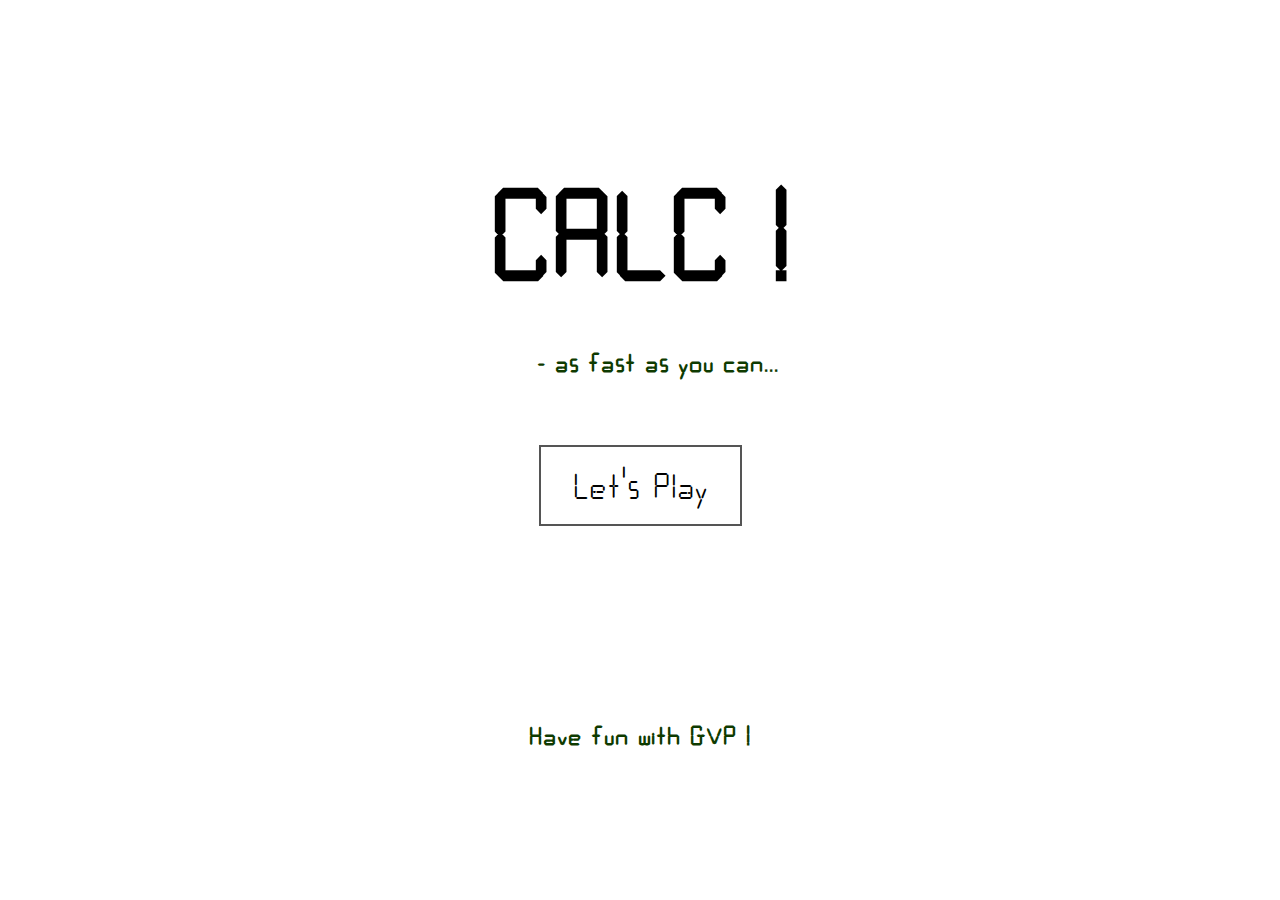
<file: Web/GudiVaraprasad/index.html>
<html lang="en">
  <head>
    <meta charset="UTF-8">
    <meta name="viewport" content="width=device-width, initial-scale=1, user-scalable=0, shrink-to-fit=no">
    <link rel="stylesheet" href="./style.css" />
    <title>CALC - as fast as you can</title>
    <link rel="icon" type="image/png" href="./icon.png"/>
    <meta name="description" content="A Calculator Game">
  </head>

<body onkeyup="keyUp(event)">
    <div class="startPlay-container">
      <h1>CALC !</h1>
      <br>
      <p>&nbsp; &nbsp; - as fast as you can...</p>
      <br><br><br>
      <span class="btn" onclick="start()">Let's Play</span>
      <br><br><br><br><br><br><br><br><br><br>
      <p><centre>Have fun with GVP !</centre></p>
    </div>

    <div class="end-container">
      <h1 class="win-questions">0 Hits</h1>
    </div>
  
    <div class="calculator-top">
      <div class="calculator-screen">123+321=</div>
      <div class="calculator-time">00:30</div>
    </div>

    <div class="calculator-buttons">
      <div class="calculator-button" onclick="buttonClick(0)">0</div>
      <div class="calculator-button" onclick="buttonClick(1)">1</div>
      <div class="calculator-button" onclick="buttonClick(2)">2</div>
      <div class="calculator-button" onclick="buttonClick(3)">3</div>
      <div class="calculator-button" onclick="buttonClick(4)">4</div>
      <div class="calculator-button" onclick="buttonClick(5)">5</div>
      <div class="calculator-button" onclick="buttonClick(6)">6</div>
      <div class="calculator-button" onclick="buttonClick(7)">7</div>
      <div class="calculator-button" onclick="buttonClick(8)">8</div>
      <div class="calculator-button" onclick="buttonClick(9)">9</div>
      <div class="calculator-button" onclick="backClick()"><</div>
      <div class="calculator-button" onclick="response()">=</div>
    </div>

    <script src="script.js"></script>
  </body>
</html>
</file>
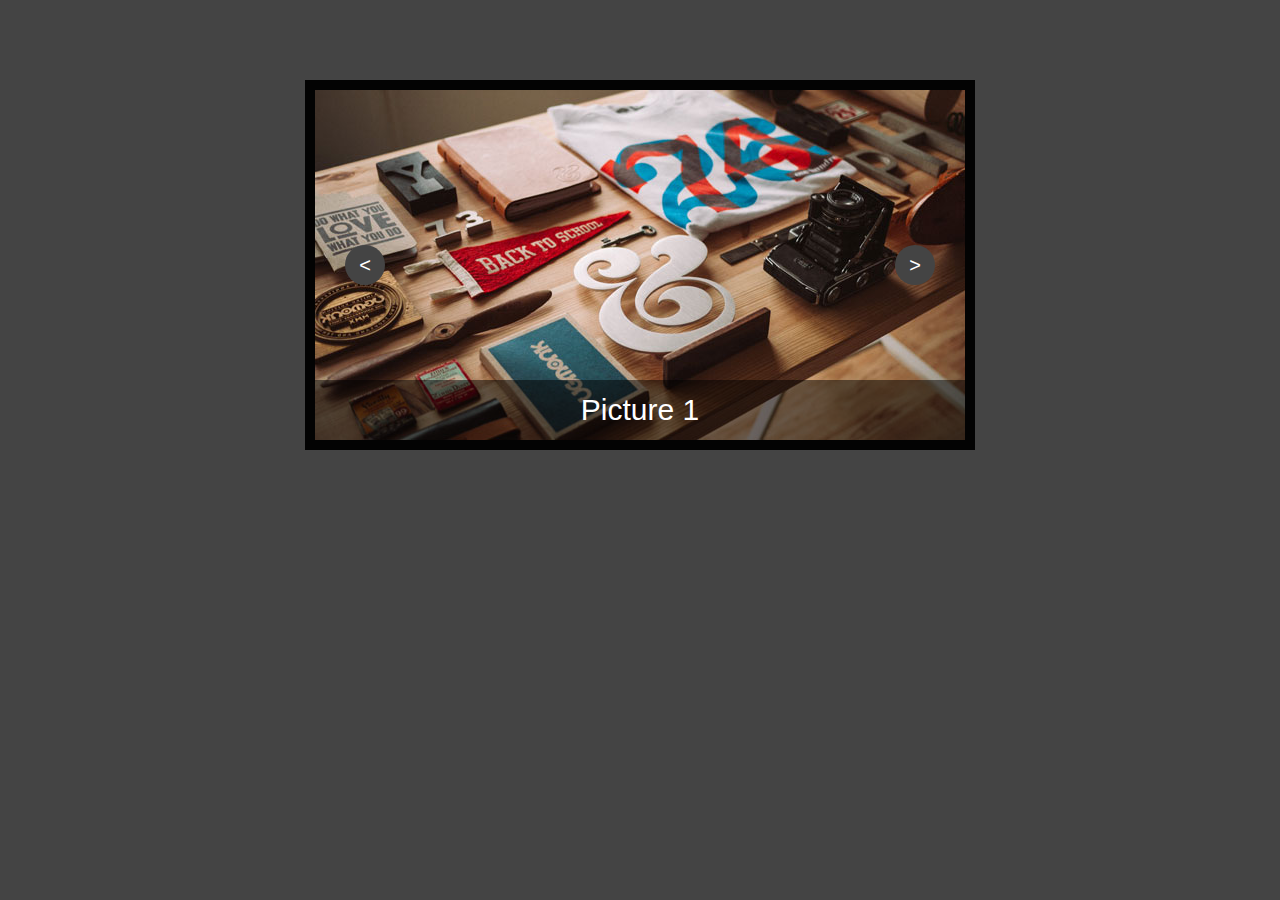
<file: Web/image_slider_using_javascript/index.html>
<!DOCTYPE html>
<html>
<head>
  <title>sliders</title>
  <link rel="stylesheet" href="style.css"/>
</head>
<body>
  
   <div class="slider">
      <div class="slider-items">
          <div  class="item active">
             <img src="a.jpg">
             <div class="caption">
                Picture 1
             </div>
          </div>
          <div  class="item">
             <img src="b.jpg">
             <div class="caption">
                Picture 2
             </div>
          </div>
          <div  class="item">
             <img src="c.jpg">
             <div class="caption">
                Picture 3
             </div>
          </div>
          <div  class="item">
            <img src="d.jpg">
            <div class="caption">
               Picture 4
            </div>
         </div>
         <div  class="item">
            <img src="e.jpg">
            <div class="caption">
               Picture 5
            </div>
         </div>

      </div>
        
          <div class="left-slide"><</div>
          <div class="right-slide">></div>
        
   </div>

   <script src="app.js"></script>
</body>
</html>
</file>
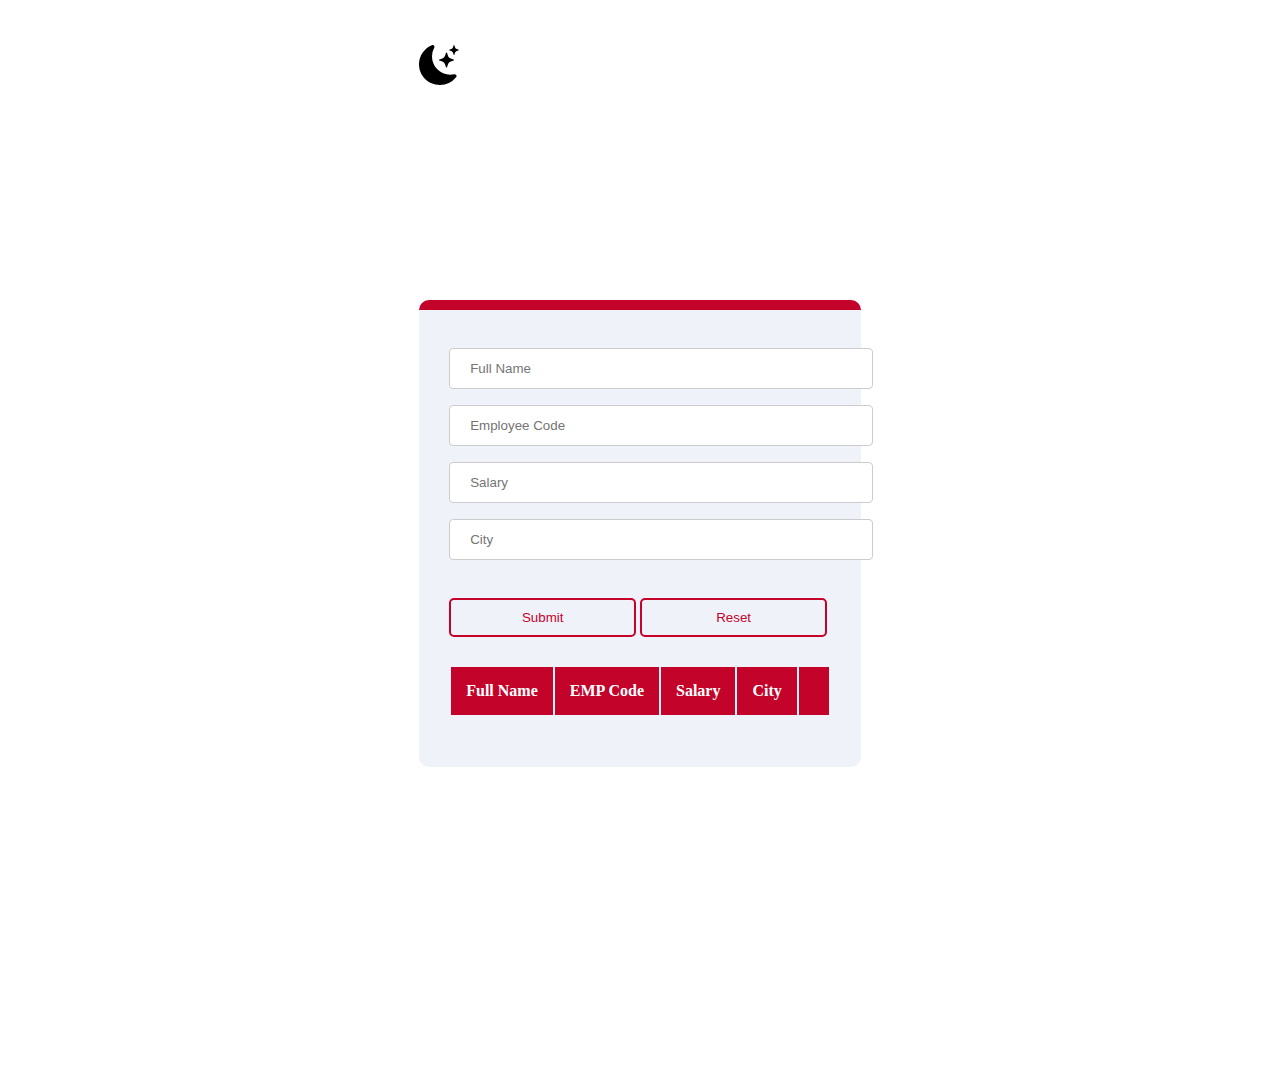
<file: Web/MannyP31_CRUD_Project/index.html>
<!DOCTYPE html>
<html lang="en">

<head>
    <meta charset="UTF-8">
    <meta name="viewport" content="width=device-width, initial-scale=1.0">
    <meta http-equiv="X-UA-Compatible" content="ie=edge">
    <title>Crud operation</title>

    <!-- Bootstrap -->
    <link href="https://cdn.jsdelivr.net/npm/bootstrap@5.0.2/dist/css/bootstrap.min.css" rel="stylesheet" integrity="sha384-EVSTQN3/azprG1Anm3QDgpJLIm9Nao0Yz1ztcQTwFspd3yD65VohhpuuCOmLASjC" crossorigin="anonymous">

    <!-- Font Awesome -->
	<link rel="stylesheet" href="https://cdnjs.cloudflare.com/ajax/libs/font-awesome/5.15.3/css/all.min.css" integrity="sha512-iBBXm8fW90+nuLcSKlbmrPcLa0OT92xO1BIsZ+ywDWZCvqsWgccV3gFoRBv0z+8dLJgyAHIhR35VZc2oM/gI1w==" crossorigin="anonymous" referrerpolicy="no-referrer" />

    <!-- CSS -->
    <link type="text/css" rel="stylesheet" href="style.css">

</head>

<body>
    
    <div class="container-fluid">
        <!-- Dark Mode Toggle Switch -->
		<div class="toggle">
			<svg style="fill: #000;" width="40" height="40" viewBox="0 0 16 16">
			<path d="M6 .278a.768.768 0 0 1 .08.858 7.208 7.208 0 0 0-.878 3.46c0 4.021 3.278 7.277 7.318 7.277.527 0 1.04-.055 1.533-.16a.787.787 0 0 1 .81.316.733.733 0 0 1-.031.893A8.349 8.349 0 0 1 8.344 16C3.734 16 0 12.286 0 7.71 0 4.266 2.114 1.312 5.124.06A.752.752 0 0 1 6 .278z"/>
			<path d="M10.794 3.148a.217.217 0 0 1 .412 0l.387 1.162c.173.518.579.924 1.097 1.097l1.162.387a.217.217 0 0 1 0 .412l-1.162.387a1.734 1.734 0 0 0-1.097 1.097l-.387 1.162a.217.217 0 0 1-.412 0l-.387-1.162A1.734 1.734 0 0 0 9.31 6.593l-1.162-.387a.217.217 0 0 1 0-.412l1.162-.387a1.734 1.734 0 0 0 1.097-1.097l.387-1.162zM13.863.099a.145.145 0 0 1 .274 0l.258.774c.115.346.386.617.732.732l.774.258a.145.145 0 0 1 0 .274l-.774.258a1.156 1.156 0 0 0-.732.732l-.258.774a.145.145 0 0 1-.274 0l-.258-.774a1.156 1.156 0 0 0-.732-.732l-.774-.258a.145.145 0 0 1 0-.274l.774-.258c.346-.115.617-.386.732-.732L13.863.1z"/>
			</svg>
		</div>
        
        <div class="row">
            <div class="col-lg-6">
            
                <form autocomplete="off" onsubmit="onFormSubmit()">
                    <div>
                        <input placeholder="Full Name" type="text" name="fullName" id="fullName" >
                    </div>
                    <div>
                        <input placeholder="Employee Code" type="text" name="empCode" id="empCode" >
                    </div>
                    <div>
                        <input placeholder="Salary" type="text" name="salary" id="salary">
                    </div>
                    <div>
                        <input placeholder="City" type="text" name="city" id="city">
                    </div>
                    <div class="d-flex justify-content-between form_action--button">
                        <input class="col-6" type="submit" value="Submit">
                        <input class="col-6" type="reset" value="Reset">
                    </div>
                </form>
            </div>
            <div class="col-lg-6">
                <div class="table-responsive-sm">
                    <table class="list table text-center" id="employeeList">
                        <thead>
                            <tr>
                                <th>Full Name</th>
                                <th>EMP Code</th>
                                <th>Salary</th>
                                <th>City</th>
                                <th class="d-none"></th>
                            </tr>
                        </thead>
                        <tbody>

                        </tbody>
                    </table>
                </div>
            </div> 
        </div>
    </div>

    <!-- Bootstrap Scripts -->
    <script src="https://cdn.jsdelivr.net/npm/bootstrap@5.0.2/dist/js/bootstrap.bundle.min.js" integrity="sha384-MrcW6ZMFYlzcLA8Nl+NtUVF0sA7MsXsP1UyJoMp4YLEuNSfAP+JcXn/tWtIaxVXM" crossorigin="anonymous"></script>

    <!-- JS Scripts -->
    <script type="text/javascript" src="./script.js"></script>
</body>

</html>
</file>
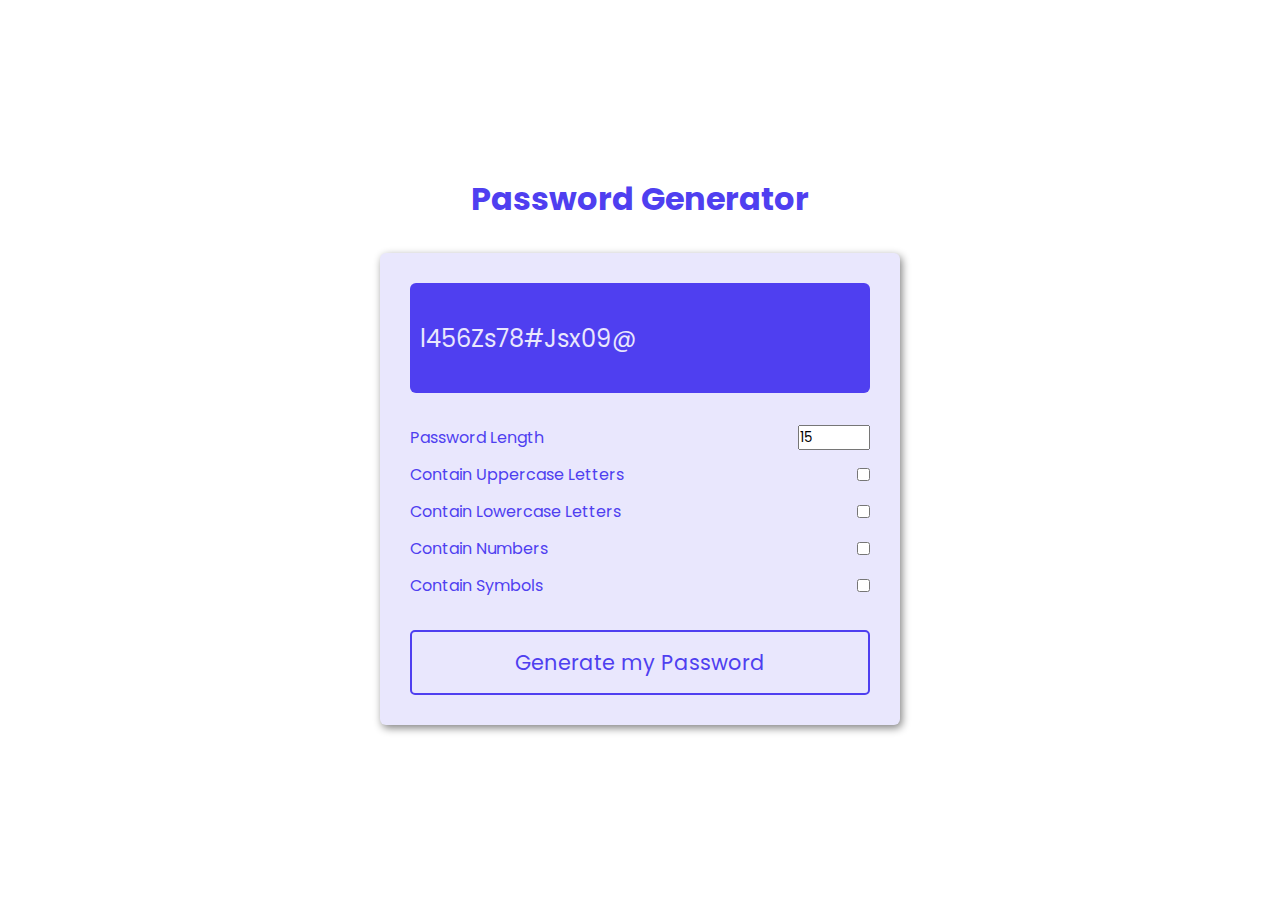
<file: Web/Password-generator-master/index.html>
<!DOCTYPE html>
<html lang="en">
<head>
  <meta charset="UTF-8">
  <meta name="viewport" content="width=device-width, initial-scale=1.0">
  <title>Password Generator</title>

  <!-- Google Fonts -->
  <link rel="preconnect" href="https://fonts.gstatic.com">
  <link href="https://fonts.googleapis.com/css2?family=Poppins:wght@300;500&display=swap" rel="stylesheet">

  <!-- CSS -->
  <link rel="stylesheet" href="style.css">

</head>
<body>

  <h1>Password Generator</h1>
  <div class="container">
    <div class="header">
      <div class="pword">
        <span id="pword">l456Zs78#Jsx09@</span>
        <button id="copy">Copy</button>
      </div>
    </div>
    <div class="pword__body">
      <div class="form-control">
        <label class="label" for="len">Password Length</label>
        <input id="len" value="15" type="number" min="2" max="25" />
      </div>
      <div class="form-control">
          <label class="label" for="upper">Contain Uppercase Letters</label>
          <input id="upper" type="checkbox" />
      </div>
      <div class="form-control">
          <label class="label" for="lower">Contain Lowercase Letters</label>
          <input id="lower" type="checkbox" />
      </div>
      <div class="form-control">
          <label class="label" for="number">Contain Numbers</label>
          <input id="number" type="checkbox" />
      </div>
      <div class="form-control">
          <label class="label" for="symbol">Contain Symbols</label>
          <input id="symbol" type="checkbox" />
      </div>
      <button class="generate" id="generate">
        Generate my Password
      </button>
    </div>
  </div>

  <!-- JS Scripts -->
  <script src="app.js"></script>

</body>
</html>
</file>
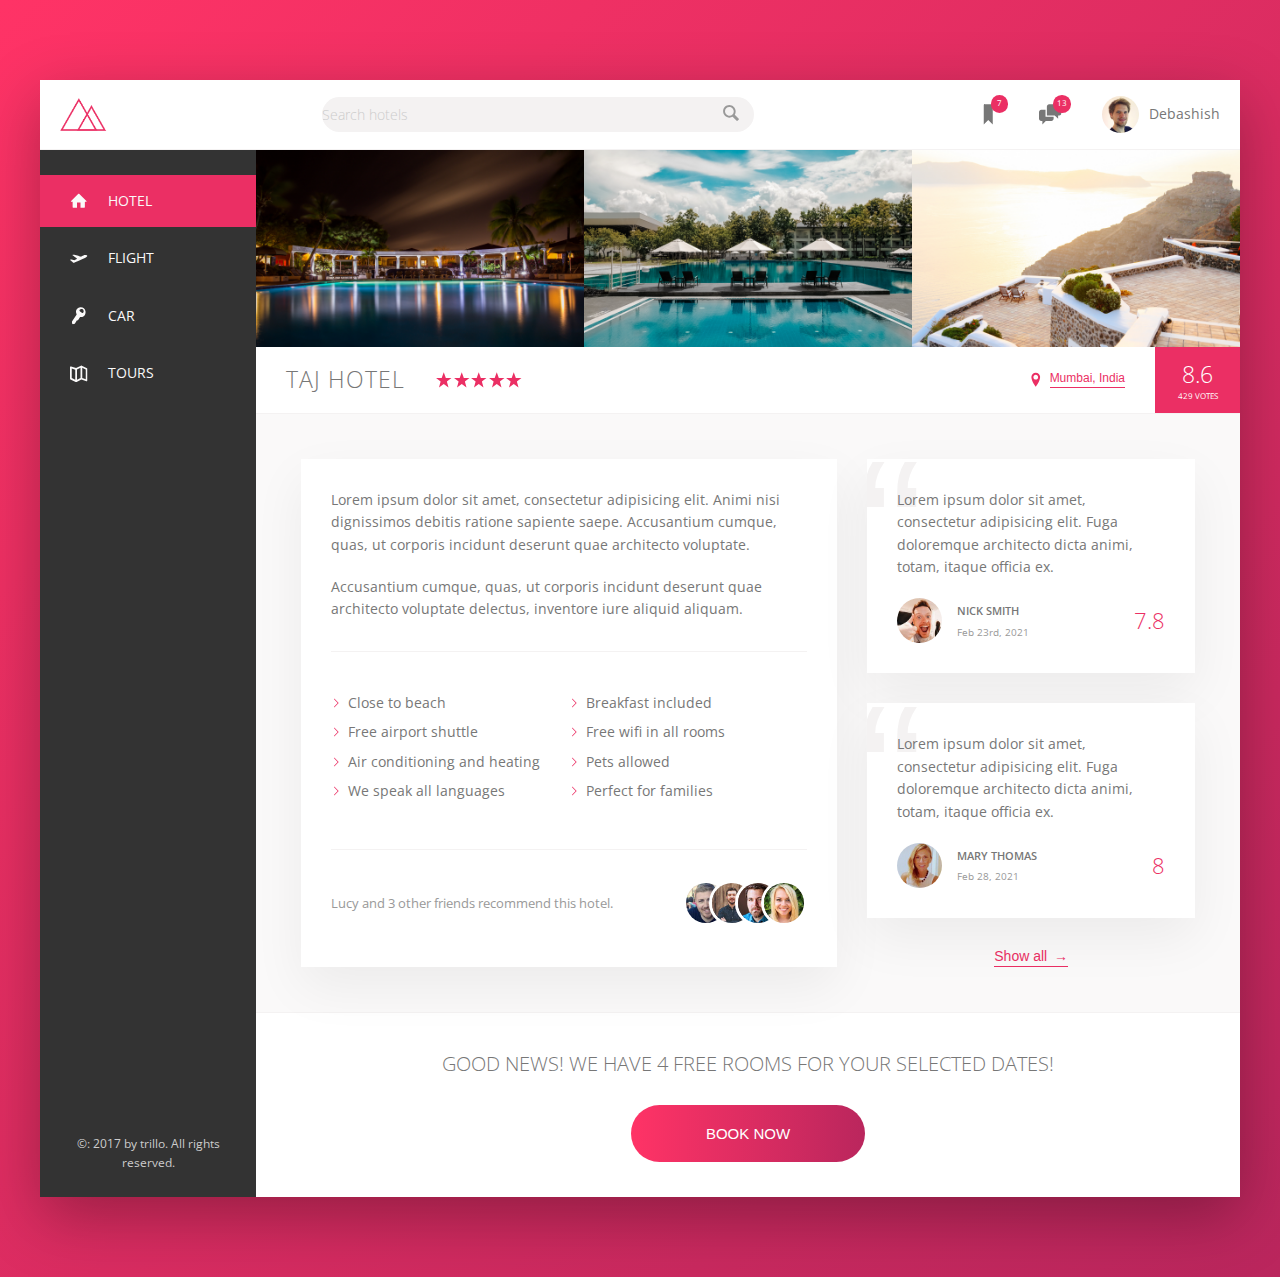
<file: Web/Trillo Hotel Project/index.html>
<!DOCTYPE html>
<html lang="en">
    <head>
        <meta charset="UTF-8">
        <meta name="viewport" content="width=device-width, initial-scale=1.0">
        <link href="https://fonts.googleapis.com/css?family=Open+Sans:300,400,600" rel="stylesheet">
        <link rel="stylesheet" href="css/style.css">
        <link rel="shortcut icon" type="image/png" href="img/favicon.png">
        <title>trillo &mdash; Your all-in-one booking app</title>
    </head>
    <body>
        <div class="container">
            <header class="header">
                <img src="img/logo.png" alt="trillo logo" class="logo">
                <form action="#" class="search">
                    <input type="text" class="search__input" placeholder="Search hotels">
                    <button class="search__button">
                        <svg class="search__icon">
                            <use xlink:href="img/sprite.svg#icon-magnifying-glass"></use>
                        </svg>
                    </button>
                </form>
                <nav class="user-nav">
                    <div class="user-nav__icon-box">
                        <svg class="user-nav__icon">
                            <use xlink:href="img/sprite.svg#icon-bookmark"></use>
                        </svg>
                        <span class="user-nav__notification">7</span>
                    </div>
                    <div class="user-nav__icon-box">
                        <svg class="user-nav__icon">
                            <use xlink:href="img/sprite.svg#icon-chat"></use>
                        </svg>
                        <span class="user-nav__notification">13</span>
                    </div>
                    <div class="user-nav__user">
                        <img src="img/user.jpg" alt="User photo" class="user-nav__user-photo">
                        <span class="user-nav__user-name">Debashish</span>
                    </div>
                </nav>
            </header>
            <div class="content">
                <nav class="sidebar">
                    <ul class="side-nav">
                        <li class="side-nav__item side-nav__item--active">
                            <a href="" class="side-nav__link">
                                <svg class="side-nav__icon">
                                    <use xlink:href="img/sprite.svg#icon-home"></use>
                                </svg>
                                <span>Hotel</span>
                            </a>
                        </li>
                        <li class="side-nav__item">
                            <a href="" class="side-nav__link">
                                <svg class="side-nav__icon">
                                    <use xlink:href="img/sprite.svg#icon-aircraft-take-off"></use>
                                </svg>
                                <span>Flight</span>
                            </a>
                        </li>
                        <li class="side-nav__item">
                            <a href="" class="side-nav__link">
                                <svg class="side-nav__icon">
                                    <use xlink:href="img/sprite.svg#icon-key"></use>
                                </svg>
                                <span>Car</span>
                            </a>
                        </li>
                        <li class="side-nav__item">
                            <a href="" class="side-nav__link">
                                <svg class="side-nav__icon">
                                    <use xlink:href="img/sprite.svg#icon-map"></use>
                                </svg>
                                <span>Tours</span>
                            </a>
                        </li>
                    </ul>
                    <div class="legal">
                        &copy: 2017 by trillo. All rights reserved.
                    </div>
                </nav>
                <main class="hotel-view">
                    <div class="gallery">
                        <figure class="gallery__item">
                            <img src="img/hotel-1.jpg" alt="Photo of hotel 1" class="gallery__photo">
                        </figure>
                        <figure class="gallery__item">
                            <img src="img/hotel-2.jpg" alt="Photo of hotel 2" class="gallery__photo">
                        </figure>
                        <figure class="gallery__item">
                            <img src="img/hotel-3.jpg" alt="Photo of hotel 3" class="gallery__photo">
                        </figure>
                    </div>
                    <div class="overview">
                        <h1 class="overview__heading">
                            Taj Hotel
                        </h1>
                        <div class="overview__stars">
                            <svg class="overview__icon-star">
                                <use xlink:href="img/sprite.svg#icon-star"></use>
                            </svg>
                            <svg class="overview__icon-star">
                                <use xlink:href="img/sprite.svg#icon-star"></use>
                            </svg>
                            <svg class="overview__icon-star">
                                <use xlink:href="img/sprite.svg#icon-star"></use>
                            </svg>
                            <svg class="overview__icon-star">
                                <use xlink:href="img/sprite.svg#icon-star"></use>
                            </svg>
                            <svg class="overview__icon-star">
                                <use xlink:href="img/sprite.svg#icon-star"></use>
                            </svg>
                        </div>
                        <div class="overview__location">
                            <svg class="overview__icon-location">
                                <use xlink:href="img/sprite.svg#icon-location-pin"></use>
                            </svg>
                            <button class="btn-inline">Mumbai, India</button>
                        </div>
                        <div class="overview__rating">
                            <div class="overview__rating-average">8.6</div>
                            <div class="overview__rating-count">429 Votes</div>
                        </div>
                    </div>
                    <div class="detail">
                        <div class="description">
                            <p class="paragraph">
                                Lorem ipsum dolor sit amet, consectetur adipisicing elit. Animi nisi dignissimos debitis ratione sapiente saepe. Accusantium cumque, quas, ut corporis incidunt deserunt quae architecto voluptate.
                            </p>
                            <p class="paragraph">
                                Accusantium cumque, quas, ut corporis incidunt deserunt quae architecto voluptate delectus, inventore iure aliquid aliquam.
                            </p>
                            <ul class="list">
                                <li class="list__item">Close to beach</li>
                                <li class="list__item">Breakfast included</li>
                                <li class="list__item">Free airport shuttle</li>
                                <li class="list__item">Free wifi in all rooms</li>
                                <li class="list__item">Air conditioning and heating</li>
                                <li class="list__item">Pets allowed</li>
                                <li class="list__item">We speak all languages</li>
                                <li class="list__item">Perfect for families</li>
                            </ul>
                            <div class="recommend">
                                <p class="recommend__count">
                                    Lucy and 3 other friends recommend this hotel.
                                </p>
                                <div class="recommend__friends">
                                    <img src="img/user-3.jpg" alt="Friend 1" class="recommend__photo">
                                    <img src="img/user-4.jpg" alt="Friend 2" class="recommend__photo">
                                    <img src="img/user-5.jpg" alt="Friend 3" class="recommend__photo">
                                    <img src="img/user-6.jpg" alt="Friend 4" class="recommend__photo">
                                </div>
                            </div>
                        </div>
                        <div class="user-reviews">
                            <figure class="review">
                                <blockquote class="review__text">
                                    Lorem ipsum dolor sit amet, consectetur adipisicing elit. Fuga doloremque architecto dicta animi, totam, itaque officia ex.
                                </blockquote>
                                <figcaption class="review__user">
                                    <img src="img/user-1.jpg" alt="User 1" class="review__photo">
                                    <div class="review__user-box">
                                        <p class="review__user-name">Nick Smith</p>
                                        <p class="review__user-date">Feb 23rd, 2021</p>
                                    </div>
                                    <div class="review__rating">7.8</div>
                                </figcaption>
                            </figure>
                            <figure class="review">
                                <blockquote class="review__text">
                                    Lorem ipsum dolor sit amet, consectetur adipisicing elit. Fuga doloremque architecto dicta animi, totam, itaque officia ex.
                                </blockquote>
                                <figcaption class="review__user">
                                    <img src="img/user-2.jpg" alt="User 2" class="review__photo">
                                    <div class="review__user-box">
                                        <p class="review__user-name">Mary Thomas</p>
                                        <p class="review__user-date">Feb 28, 2021</p>
                                    </div>
                                    <div class="review__rating">8</div>
                                </figcaption>
                            </figure>
                            <button class="btn-inline">Show all <span>&rarr;</span></button>
                        </div>
                    </div>
                    <div class="cta">
                        <!-- cta - call to action -->
                        <h2 class="cta__book-now">
                            Good News! We have 4 free rooms for your selected dates!
                        </h2>
                        <button class="btn">
                            <span class="btn__visible">Book Now</span>
                            <span class="btn__invisible">Only 4 rooms left</span>
                        </button>
                    </div>
                </main>
            </div>
        </div>
    </body>
</html>
</file>
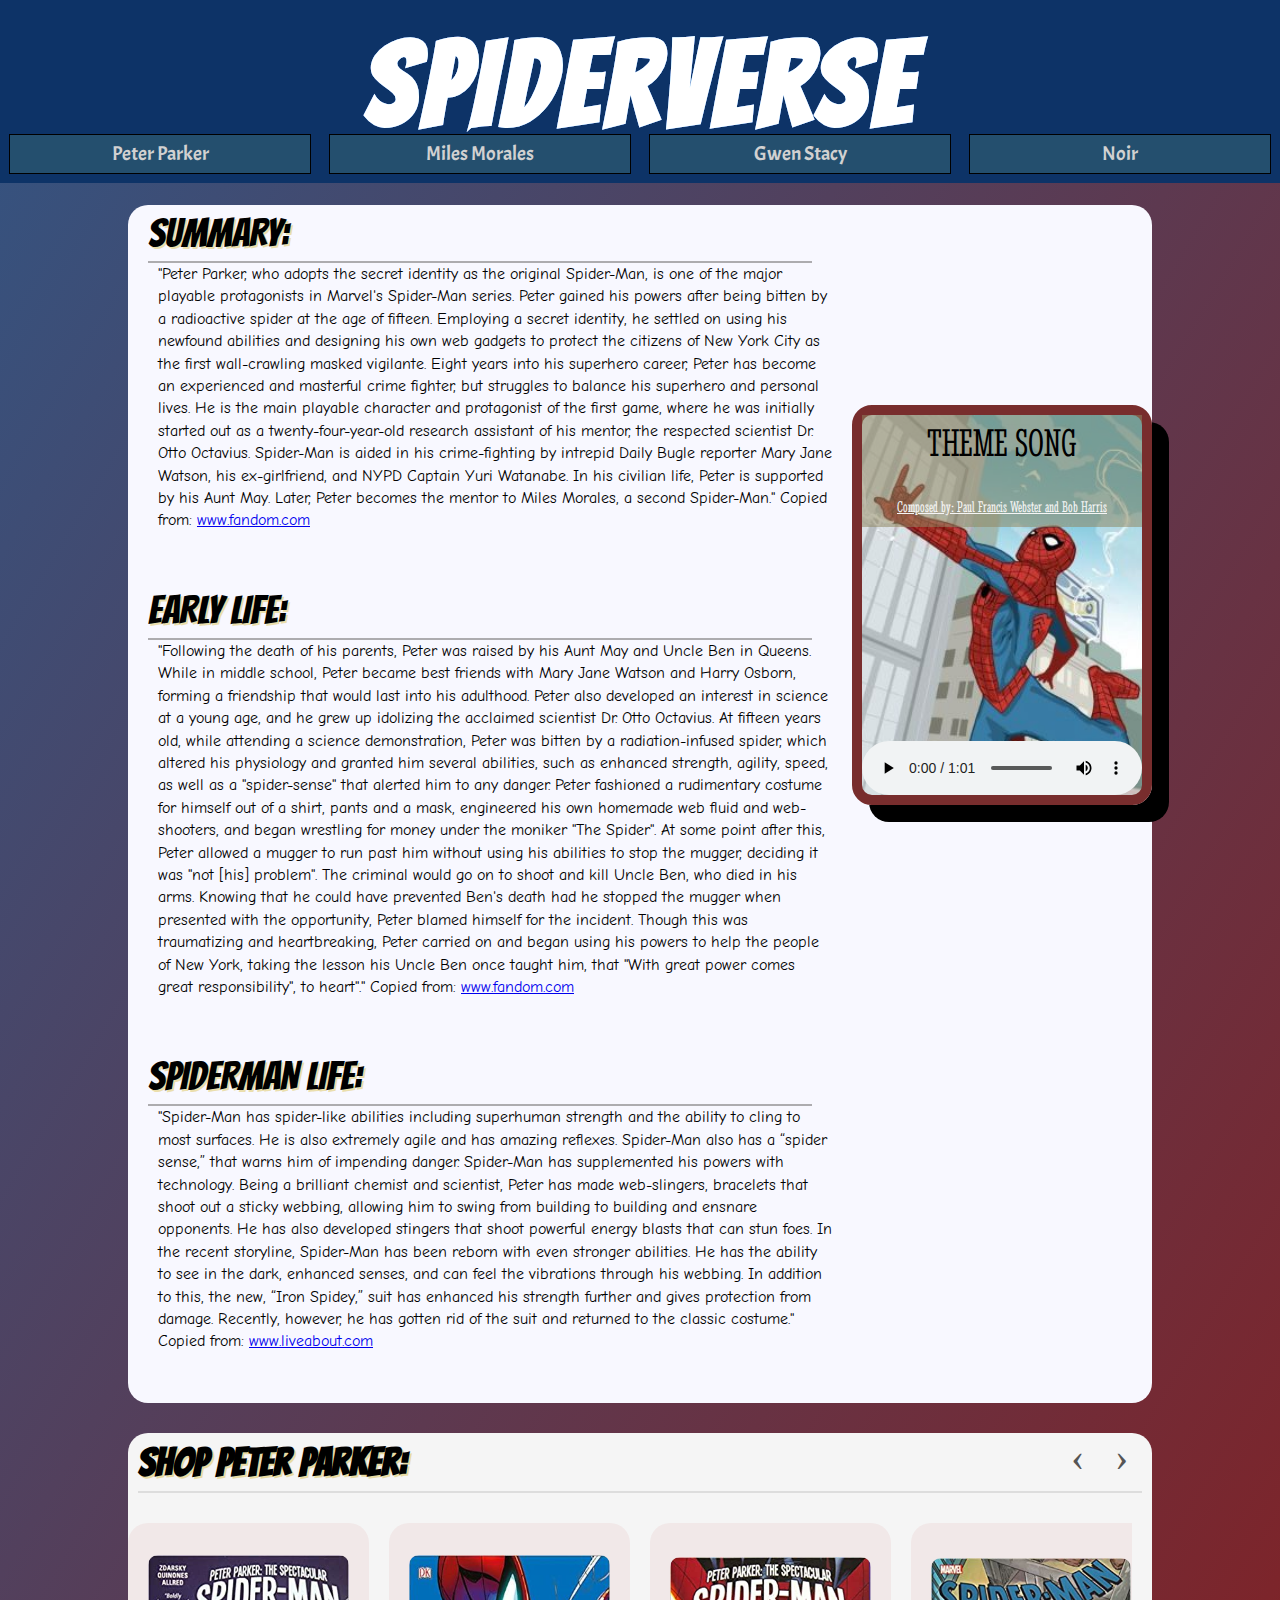
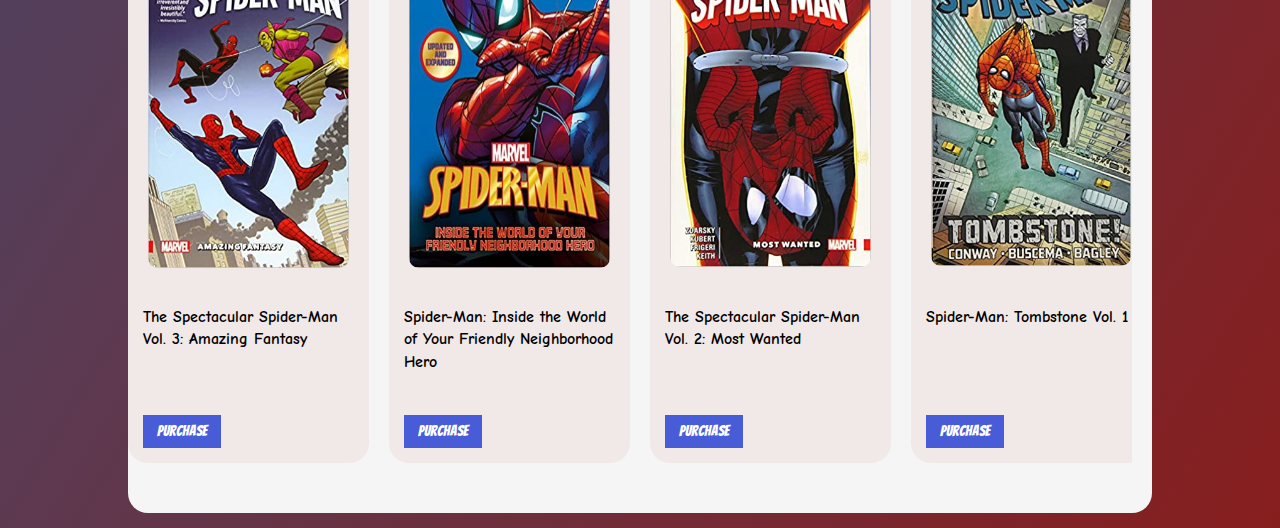
<file: Web/SpiderVerse-Wiki-BenjaminKaganovitch/SpiderVerse-Wiki-main/SpiderVerse-Wiki-main/index.html>
<!DOCTYPE html>
<html>
    <head>
        <title>Peter Parker</title>
        <meta charset="utf-8" />
        <meta name="viewport" content="initial-scale=1.0, user-scalable=yes" />
        <link rel="stylesheet" type="text/css" href="CSS/Styling.css"/>
        <link rel="preconnect" href="https://fonts.gstatic.com">
        <link rel="stylesheet" href="https://fonts.googleapis.com/css?family=Bangers">
        <link rel="stylesheet" href="https://fonts.googleapis.com/css2?family=Comic+Neue:ital,wght@1,700&display=swap">
        <link href="https://fonts.googleapis.com/css2?family=Arvo&family=Noto+Sans+TC&family=Stint+Ultra+Condensed&display=swap" rel="stylesheet">
        <style>
            /*This portion of the code sets the gradient for the background and sets the background to not repeat and to cover the entire screen.*/
            body {
                background-image: -webkit-gradient(linear, left top, right bottom, from(#335482), to(#871e1e));
                background-image: linear-gradient(to bottom right, #335482, #871e1e);
                background-repeat: no-repeat;
                background-size: cover;
            }

            /*This portion of the code styles the box to have a background of a Peter Parker image*/
            .AudioBox-Cointainer {
                background-image: url("Images/PeterParker/PeterParkerMusicBox3.jpg");
                border-color: #782d2d;
            }

            /*This portion of the code styles the audio panel, that is located inside of the "Audiobox".*/
            #Audiopanel{
                position: absolute;
                left: 0;
                bottom: 0;
                width: 100%;
                margin-top: 20px;
            }

            /*This portion of the code styles the font to be "Comic Neue", this was done so the web page can provide a Comic feel to the overall design. 
            Much like the comic style implemented into "Spiderman into the spiderverse" movie.*/
            .BioTextCointainer p {
                font-size: 22;
                font-family: 'Comic Neue', cursive;
                margin-left: 10px;
                margin-bottom: 50px;
            } 
            
            /*This portion of the code holds the title that is at the top, that says "THEME SONG". 
            I tried to find a font that was close to the type of font used in comics, where it says 'To be Coninued"*/
            #MusicTitleCointainer{
                /*Adobe Colour wheel gave me this as a colour*/
                background-color: #8f866189;
                max-width: 300px;
                align-items: center;
                font-family: 'Stint Ultra Condensed', cursive, bold;
                font-size: 40px;
                text-align: center;
                color: #000000;
            }
            /*This portion of the code styles the headings for each pharagragh of the BioCointainer. 
            It also creates a shadow for the headings, to give it a glitch effect, to match the heading and the movie's glitching theme */
            .Section-heading{
                font-family: Bangers;
                font-size: 40px;
                margin-right: 20px;
                /*Adobe Colour wheel gave me this colour, when I inputed the colour scheme*/
                text-shadow: 2px 2px #e0c96589;
                border-bottom: 2px solid rgba(115, 113, 113, 0.564);
            }

            #CopyRight{
                font-size:medium;
            }

            /*Given each page has its own colour scheme as part of the multiverse theme, this portion of the code styles the specifcs.
            This page has more blue/red as they are the colours of the Peter Parker */
            .AmazonLink {
                background: #495cd8;
            }

            .AmazonLink:hover, .AmazonLink:focus {
                background: #1e1675;
                border-radius: 10px;
            }

            .slideshow-header{
                text-shadow: 2px 2px #e0c96595;
            }

            header {
                background-color: #0d3367;
            }

            nav ul li a {
                border: 1px solid #000000;
                background-color: #244f6e;
                color: rgb(209, 209, 209);
            }
              
            nav ul li a:hover, nav ul li a:focus {
                background-color: #000000;
                color: #ffffff;
                border-color: #000000;
            }

        </style>
    </head>
    
    <body>
        <header>
            <h1><a href="#" class="glitch" data-glitch="Spiderverse">Spiderverse</a></h1>
                <nav>
                    <ul>
                        <li>
                            <a href="index.html">Peter Parker</a>
                        </li>
    
                        <li>
                            <a href="MilesMorals.html">Miles Morales</a>
                        </li>
    
                        <li>
                            <a href="Gwen.html">Gwen Stacy </a>
                        </li>
    
                        <li>
                            <a href="Noir.html">Noir</a>
                        </li>
                    </ul>
                </nav>
        </header>
        <main>
            <div class="BioCointainer">
                <div class="BioTextCointainer">
                    <div class="Section-heading">SUMMARY:</div>
                    <!--The below text is cited from: marvels-spider-man.fandom.com-->
                    <p>
                        "Peter Parker, who adopts the secret identity as the original Spider-Man, is one of the major playable protagonists in Marvel's Spider-Man series. Peter gained his powers after being bitten by a radioactive spider at the age of fifteen. Employing a secret identity, he settled on using his newfound abilities and designing his own web gadgets to protect the citizens of New York City as the first wall-crawling masked vigilante. Eight years into his superhero career, Peter has become an experienced and masterful crime fighter, but struggles to balance his superhero and personal lives.
                        He is the main playable character and protagonist of the first game, where he was initially started out as a twenty-four-year-old research assistant of his mentor, the respected scientist Dr. Otto Octavius. Spider-Man is aided in his crime-fighting by intrepid Daily Bugle reporter Mary Jane Watson, his ex-girlfriend, and NYPD Captain Yuri Watanabe. In his civilian life, Peter is supported by his Aunt May. Later, Peter becomes the mentor to Miles Morales, a second Spider-Man." Copied from: <a href="https://marvels-spider-man.fandom.com/wiki/Peter_Parker">www.fandom.com</a> 
                    </p>

                    <div class="Section-heading">EARLY LIFE:</div>
                    <!--The below text was taken from: www.fandom.com -->
                    <p>
                        "Following the death of his parents, Peter was raised by his Aunt May and Uncle Ben in Queens. While in middle school, Peter became best friends with Mary Jane Watson and Harry Osborn, forming a friendship that would last into his adulthood. Peter also developed an interest in science at a young age, and he grew up idolizing the acclaimed scientist Dr. Otto Octavius.
                        At fifteen years old, while attending a science demonstration, Peter was bitten by a radiation-infused spider, which altered his physiology and granted him several abilities, such as enhanced strength, agility, speed, as well as a "spider-sense" that alerted him to any danger. Peter fashioned a rudimentary costume for himself out of a shirt, pants and a mask, engineered his own homemade web fluid and web-shooters, and began wrestling for money under the moniker "The Spider".
                        At some point after this, Peter allowed a mugger to run past him without using his abilities to stop the mugger, deciding it was "not [his] problem". The criminal would go on to shoot and kill Uncle Ben, who died in his arms. Knowing that he could have prevented Ben's death had he stopped the mugger when presented with the opportunity, Peter blamed himself for the incident. Though this was traumatizing and heartbreaking, Peter carried on and began using his powers to help the people of New York, taking the lesson his Uncle Ben once taught him, that "With great power comes great responsibility", to heart"." Copied from: <a href="https://marvels-spider-man.fandom.com/wiki/Peter_Parker">www.fandom.com</a> 
                    </p>
                    <div class="Section-heading">SPIDERMAN LIFE:</div>
                    <!--The below text was taken from www.liveabout.com -->
                    <p>
                        "Spider-Man has spider-like abilities including superhuman strength and the ability to cling to most surfaces. He is also extremely agile and has amazing reflexes. Spider-Man also has a “spider sense,” that warns him of impending danger.
                        Spider-Man has supplemented his powers with technology. Being a brilliant chemist and scientist, Peter has made web-slingers, bracelets that shoot out a sticky webbing, allowing him to swing from building to building and ensnare opponents. He has also developed stingers that shoot powerful energy blasts that can stun foes.
                        In the recent storyline, Spider-Man has been reborn with even stronger abilities. He has the ability to see in the dark, enhanced senses, and can feel the vibrations through his webbing. In addition to this, the new, “Iron Spidey,” suit has enhanced his strength further and gives protection from damage. Recently, however, he has gotten rid of the suit and returned to the classic costume." Copied from: <a href="https://www.liveabout.com/spider-man-profile-804271">www.liveabout.com</a> 
                    </p>
                </div>
                <!--This portion of the code creates a spiderman image, as the background.-->
                <div class="AudioBox-Cointainer" alt="Cartoon Peter Parker's spiderman swinging through new york city">

                    <!--This creates a heading saying "Theme Song" and the copyright disclammer -->
                    <div id="MusicTitleCointainer">THEME SONG <br> <small id="CopyRight" style="color: whitesmoke;"><u>Composed by: Paul Francis Webster and Bob Harris</u></small></div>

                    <!--This portion of the code creates the audio panel. And sets the file to be of the type "mpeg".
                    CREDIT: 
                    Composers: Paul Francis Webster and Bob Harris  [https://en.wikipedia.org/wiki/Spider-Man_(theme_song)]
                    -->
                    <audio controls id="Audiopanel">
                        <source src="Music/PeterParkerMusic.mp3" type="audio/mpeg">
                    </audio>
                </div>
            </div>

            <!--The folliwng code that creates the slideshow was adapted from this github: https://github.com/saam-khatri/simple-owl-carousel/blob/file/css/style.css-->
            <div class="slideshow">
                <div class="sub-slideshow">
                    <div class="slideshow-header">
                        <h1>Shop Peter Parker:</h1>
                        <!--This portion of the code creates less than and greater than signs, that will be used as buttons to navigate the slidshow -->
                        <p>
                            <span>&#139;</span>
                            <span>&#155;</span>
                        </p>
                    </div>
                    <section>
                        <!--This portion of the code creates a image, description text, purchase button for each comic book slide in the slider/carousel
                            No alt text was placed on the image as the "detail" class describes the book and would cause the screen reader to repeat the same thing. -->
                        <div class="product">
                            <picture class="ComicCover">
                                <img src="Images/PeterParker/Carousel/Spiderman-Comic-1.jpg" alt="">
                            </picture>
                            <div class="detail">
                                <p>
                                    <b>The Spectacular Spider-Man Vol. 3: Amazing Fantasy</b>
                                </p>
                            </div>
                            <div class="button">
                                <a class="AmazonLink"href="https://www.amazon.ca/Peter-Parker-Spectacular-Spider-Man-Amazing/dp/130291118X/ref=sr_1_1?dchild=1&keywords=spectacular+spiderman+comic&qid=1624216561&sr=8-1" alt=" Link to Amazon Page The Spectacular Spider-Man Vol. 3: Amazing Fantasy">Purchase</a>
                            </div>
                        </div>
                        <div class="product">
                            <picture class="ComicCover">
                                <img src="Images/PeterParker/Carousel/Spierman-Comic-2(test).jpg" alt="">
                            </picture>
                            <div class="detail">
                                <p>
                                    <b>Spider-Man: Inside the World of Your Friendly Neighborhood Hero</b>
                                </p>
                            </div>
                            <div class="button">
                                <a class="AmazonLink"href="https://www.amazon.ca/Spider-Man-Inside-Friendly-Neighborhood-Updated/dp/1465461914/ref=sr_1_13?dchild=1&keywords=spectacular+spiderman+comic&qid=1624216561&sr=8-13">Purchase</a>
                            </div>
                        </div>
                        <div class="product">
                            <picture class="ComicCover">
                                <img src="Images/PeterParker/Carousel/Spiderman3.jpg" alt="">
                            </picture>
                            <div class="detail">
                                <p>
                                    <b>The Spectacular Spider-Man Vol. 2: Most Wanted</b>
                                </p>
                            </div>
                            <div class="button">
                                <a class="AmazonLink"href="https://www.amazon.ca/Peter-Parker-Spectacular-Spider-Man-Wanted/dp/1302907573/ref=sr_1_2?dchild=1&keywords=spectacular+spiderman+comic&qid=1624216561&sr=8-2">Purchase</a>
                            </div>
                        </div>
                        <div class="product">
                            <picture class="ComicCover">
                                <img src="Images/PeterParker/Carousel/Spidermane-COmic4.jpg" alt="">
                            </picture>
                            <div class="detail">
                                <p>
                                    <b>Spider-Man: Tombstone Vol. 1 </b>
                                </p>
                                <br>
                            </div>
                            <div class="button">
                                <a class="AmazonLink"href="https://www.amazon.ca/Spider-Man-Tombstone-Vol-Gerry-Conway/dp/1302900641/ref=sr_1_10?dchild=1&keywords=spectacular+spiderman+comic&qid=1624216561&sr=8-10">Purchase</a>
                            </div>
                        </div>
                        <div class="product">
                            <picture class="ComicCover">
                                <img src="Images/PeterParker/Carousel/Spiderman-Comic5.jpg" alt="">
                            </picture>
                            <div class="detail">
                                <p>
                                    <b>The Spectacular Spider-Man Vol. 4: Coming Home</b>
                                </p>
                            </div>
                            <div class="button">
                                <a class="AmazonLink"href="https://www.amazon.ca/Peter-Parker-Spectacular-Spider-Man-2017-2018-ebook/dp/B07JH5ZJBB/ref=sr_1_8?dchild=1&keywords=spectacular+spiderman+comic&qid=1624216561&sr=8-8">Purchase</a>
                            </div>
                        </div>
                        <div class="product">
                            <picture class="ComicCover">
                                <img src="Images/PeterParker/Carousel/Spiderman-Comic6.jpg" alt="">
                            </picture>
                            <div class="detail">
                                <p>
                                    <b>The Spectacular Spider-Man Vol. 1: Into The Twilight</b>
                                </p>
                            </div>
                            <div class="button">
                                <a class="AmazonLink"href="https://www.amazon.ca/Peter-Parker-Spectacular-Spider-Man-Twilight-ebook/dp/B077JB3T8Q/ref=sr_1_4?dchild=1&keywords=spectacular+spiderman+comic&qid=1624216561&sr=8-4">Purchase</a>
                            </div>
                        </div>
                        <div class="product">
                            <picture class="ComicCover">
                                <img src="Images/PeterParker/Carousel/Spiderman-Comic7.jpg" alt="">
                            </picture>
                            <div class="detail">
                                <p>
                                    <b>Marvel Masterworks: The Spectacular Spider-Man Vol. 3</b>
                                </p>
                            </div>
                            <div class="button">
                                <a class="AmazonLink"href="https://www.amazon.ca/Marvel-Masterworks-Spectacular-Spider-Man-Vol/dp/130292236X/ref=sr_1_19?dchild=1&keywords=spectacular+spiderman+comic&qid=1624216561&sr=8-19">Purchase</a>
                            </div>
                        </div>
                        <div class="product">
                            <picture class="ComicCover">
                                <img src="Images/PeterParker/Carousel/Spiderman8(new).jpg" alt="">
                            </picture>
                            <div class="detail">
                                <p>
                                    <b>5-Minute Spider-Man Stories</b>
                                </p>
                            </div>
                            <div class="button">
                                <a class="AmazonLink"href="https://www.amazon.ca/5-Minute-Spider-Man-Stories-Marvel-Press/dp/1484781422/ref=sr_1_1?dchild=1&keywords=5+minute+spiderman+comic&qid=1624217430&sr=8-1">Purchase</a>
                            </div>
                        </div>
                        <div class="product">
                            <picture class="ComicCover">
                                <img src="Images/PeterParker/Carousel/Spiderman9.jpg" alt="">
                            </picture>
                            <div class="detail">
                                <p>
                                    <b>Spider-Man: Life Story</b>
                                </p>
                            </div>
                            <div class="button">
                                <a class="AmazonLink"href="https://www.amazon.ca/Spider-Man-Life-Story-Chip-Zdarsky/dp/1302931911/ref=sr_1_1?dchild=1&keywords=spiderman+life+story&qid=1624217554&sr=8-1">Purchase</a>
                            </div>
                        </div>
                        <div class="product">
                            <picture class="ComicCover">
                                <img src="Images/PeterParker/Carousel/Spiderman10(new).jpg" alt="">
                            </picture>
                            <div class="detail">
                                <p>
                                    <b>Spider-Man: Kraven's Last Hunt</b>
                                </p>
                            </div>
                            <div class="button">
                                <a class="AmazonLink"href="https://www.amazon.ca/Spider-Man-Kravens-Last-Hunt-Premiere-ebook/dp/B00PSN2GGK/ref=sr_1_46?dchild=1&keywords=spectacular+spiderman+comic&qid=1624216561&sr=8-46">Purchase</a>
                            </div>
                        </div>
                        <div class="product">
                            <picture class="ComicCover">
                                <img src="Images/PeterParker/Carousel/Spiderman11(new).jpg" alt="">
                            </picture>
                            <div class="detail">
                                <p>
                                    <b>The Spectacular Spider-Man #1</b>
                                </p>
                            </div>
                            <div class="button">
                                <a class="AmazonLink"href="https://www.amazon.ca/Spectacular-Spider-Man-Vintage-Reproduction-Inches/dp/B07K24QLN5/ref=sr_1_20?dchild=1&keywords=spectacular+spiderman+comic&qid=1624216561&sr=8-20">Purchase</a>
                            </div>
                        </div>
                        <div class="product">
                            <picture class="ComicCover">
                                <img src="Images/PeterParker/Carousel/Spiderman12.jpg" alt="">
                            </picture>
                            <div class="detail">
                                <p>
                                    <b>The Complete Alien Costume Saga Book One</b>
                                </p>
                            </div>
                            <div class="button">
                                <a class="AmazonLink"href="https://www.amazon.ca/Spider-Man-Complete-Alien-Costume-Saga-ebook/dp/B07T2NW5RV/ref=sr_1_30?dchild=1&keywords=spectacular+spiderman+comic&qid=1624216561&sr=8-30">Purchase</a>
                            </div>
                    </section>
                </div>   
            </div>
        </main>
    </body>
</html>
<!--This portion of the code summons the Javascrip file that allows the slider to function-->
<script type="text/javascript" src="JS/main.js"></script>
</file>
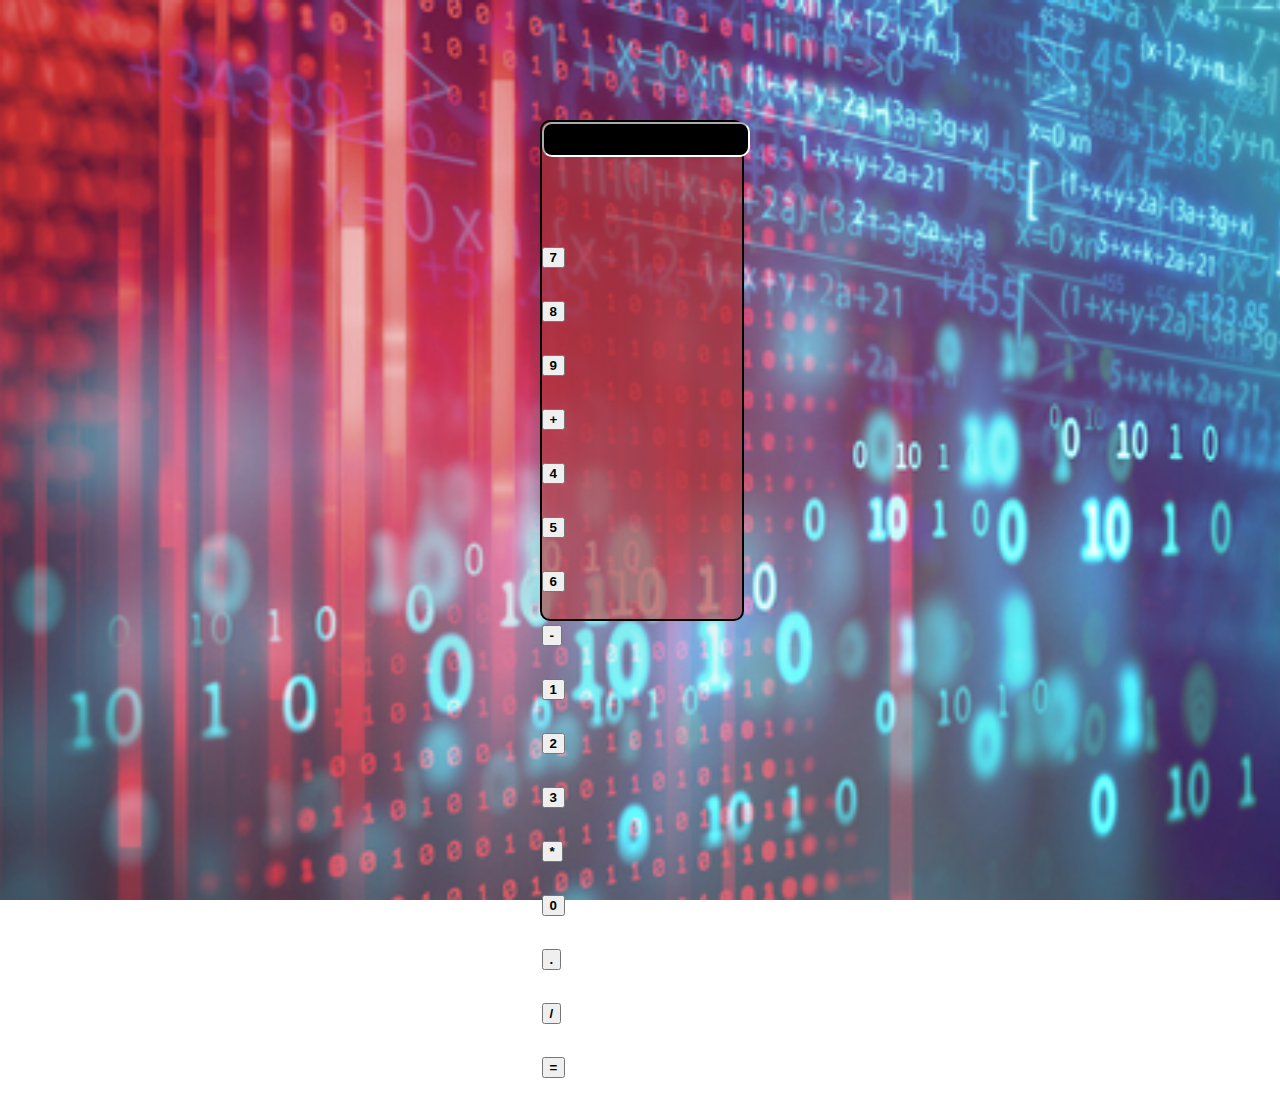
<file: Web/JsCalculator/JSCalculator.html>
<!DOCTYPE html>
<html lang="en">
<head>
    <meta charset="UTF-8">
    <meta http-equiv="X-UA-Compatible" content="IE=edge">
    <meta name="viewport" content="width=device-width, initial-scale=1.0">
    <script type="text/javascript">
        
    function display(val)
    {
        document.getElementById("textval").value+=val
        document.getElementById("textval").innerHTML=document.getElementById("textval").value
    }
    
    function calculate()
    {
        
        x = document.getElementById("textval").value
        y = eval(x)
        document.getElementById("textval").value = String(y)
        document.getElementById("textval").innerHTML=document.getElementById("textval").value
    }
    
    </script>
    <style>
        html,body{
            height: 100%;
            width: 100%;
        }
        body{
            background-image: url("pic1.jpg");
            background-repeat: no-repeat;
            background-size: cover;
            width: 99%;
            height: 85%;
        }
        .container{
            background-color: rgb(184, 51, 51,0.6);
            height: 65%;
            width: 200px;
            margin: auto;
            margin-top: 120px;
            border: 2px solid black;
            border-radius: 10px;
            
        }
        #input{
            height: 125px;
            
        }
        #key{
            height: 295px;
            
        }
        .row1{
            height: 54px;
        }

        .but{
            font-size: 50;
            font-weight: bolder;

        }
        input[type="text"]
        {  
            border-radius: 10px;
            text-align: right;
            font-size: 25px;
            background-color:black;
            color: white;
            border-color: white;
            width:100%
           
        }
        
        
    </style>
    <title>My Calculator</title>
</head>
<body>
    <div class="container w-25 pt-2">
        <div class="row m-1" id="input">
            <input class="col-lg-12 col-md-12 rounded-lg" disabled="disabled" type="text" name="" id="textval">
        </div>
          
          <div class="row m-1 mt-2" id="key">
            <div class="col-md-12 col-lg-12 border border-dark bg-primary rounded-lg">
                <div class="row m-1 mt-3">
                    <div class="row1 col-lg-3 col-md-3  bg-primary text-center  "><input class=" but btn-warning border border-danger pt-2 h-100 w-100" type="button" value="7" onclick="display('7')"></div>
                    <div class="row1 col-lg-3 col-md-3  bg-primary text-center "><input class=" but btn-warning border border-danger pt-2 h-100 w-100 " type="button" value="8" onclick="display('8')"></div>
                    <div class="row1 col-lg-3 col-md-3  bg-primary text-center "><input class=" but btn-warning border border-danger pt-2 h-100 w-100 " type="button" value="9" onclick="display('9')"></div>
                    <div class="row1 col-lg-3 col-md-3  bg-primary text-center "><input class=" but btn-warning border border-danger pt-2 h-100 w-100 " type="button" value="+" onclick="display('+')"></div>
                </div>
                <div class="row m-1 mt-3">
                    <div class="row1 col-lg-3 col-md-3  bg-primary text-center  "><input class="but btn-warning border border-danger pt-2 h-100 w-100 " type="button" value="4" onclick="display('4')"></div>
                    <div class="row1 col-lg-3 col-md-3  bg-primary text-center "><input class="but btn-warning border border-danger pt-2 h-100 w-100 " type="button" value="5" onclick="display('5')"></div>
                    <div class="row1 col-lg-3 col-md-3  bg-primary text-center "><input class="but btn-warning border border-danger pt-2 h-100 w-100 " type="button" value="6" onclick="display('6')"></div>
                    <div class="row1 col-lg-3 col-md-3  bg-primary text-center "><input class="but btn-warning border border-danger pt-2 h-100 w-100 " type="button" value="-" onclick="display('-')"></div>
                </div>
                <div class="row m-1 mt-3">
                    <div class="row1 col-lg-3 col-md-3  bg-primary text-center  "><input class="but btn-warning border border-danger pt-2 h-100 w-100 " type="button" value="1" onclick="display('1')"></div>
                    <div class="row1 col-lg-3 col-md-3  bg-primary text-center "><input class="but btn-warning border border-danger pt-2 h-100 w-100 " type="button" value="2" onclick="display('2')"></div>
                    <div class="row1 col-lg-3 col-md-3  bg-primary text-center "><input class="but btn-warning border border-danger pt-2 h-100 w-100 " type="button" value="3" onclick="display('3')"></div>
                    <div class="row1 col-lg-3 col-md-3  bg-primary text-center "><input class="but btn-warning border border-danger pt-2 h-100 w-100 " type="button" value="*" onclick="display('*')"></div>
                </div>
                <div class="row m-1 mt-3">
                    <div class="row1 col-lg-3 col-md-3  bg-primary text-center  "><input class="but btn-warning border border-danger pt-2 h-100 w-100 " type="button" value="0" onclick="display('0')"></div>
                    <div class="row1 col-lg-3 col-md-3  bg-primary text-center "><input class="but btn-warning border border-danger pt-2 h-100 w-100 " type="button" value="." onclick="display('.')"></div>
                    <div class="row1 col-lg-3 col-md-3  bg-primary text-center "><input class="but btn-warning border border-danger pt-2 h-100 w-100 " type="button" value="/" onclick="display('/')"></div>
                    <div class="row1 col-lg-3 col-md-3  bg-primary text-center "><input class="but btn-success border border-danger pt-2 h-100 w-100 " type="button" value="=" onclick="calculate()"></div>
                </div>
            </div>
            
        </div>
        
    </div>
    <script src="https://code.jquery.com/jquery-3.5.1.slim.min.js" integrity="sha384-DfXdz2htPH0lsSSs5nCTpuj/zy4C+OGpamoFVy38MVBnE+IbbVYUew+OrCXaRkfj" crossorigin="anonymous"></script>
    <script src="https://cdn.jsdelivr.net/npm/popper.js@1.16.1/dist/umd/popper.min.js" integrity="sha384-9/reFTGAW83EW2RDu2S0VKaIzap3H66lZH81PoYlFhbGU+6BZp6G7niu735Sk7lN" crossorigin="anonymous"></script>
    <script src="https://cdn.jsdelivr.net/npm/bootstrap@4.6.0/dist/js/bootstrap.min.js" integrity="sha384-+YQ4JLhjyBLPDQt//I+STsc9iw4uQqACwlvpslubQzn4u2UU2UFM80nGisd026JF" crossorigin="anonymous"></script>
    <link rel="stylesheet" href="https://cdn.jsdelivr.net/npm/bootstrap@4.6.0/dist/css/bootstrap.min.css" integrity="sha384-B0vP5xmATw1+K9KRQjQERJvTumQW0nPEzvF6L/Z6nronJ3oUOFUFpCjEUQouq2+l" crossorigin="anonymous">
  <script src="https://cdn.jsdelivr.net/npm/bootstrap@4.6.0/dist/js/bootstrap.bundle.min.js" integrity="sha384-Piv4xVNRyMGpqkS2by6br4gNJ7DXjqk09RmUpJ8jgGtD7zP9yug3goQfGII0yAns" crossorigin="anonymous"></script>
</body>
</html>
</file>
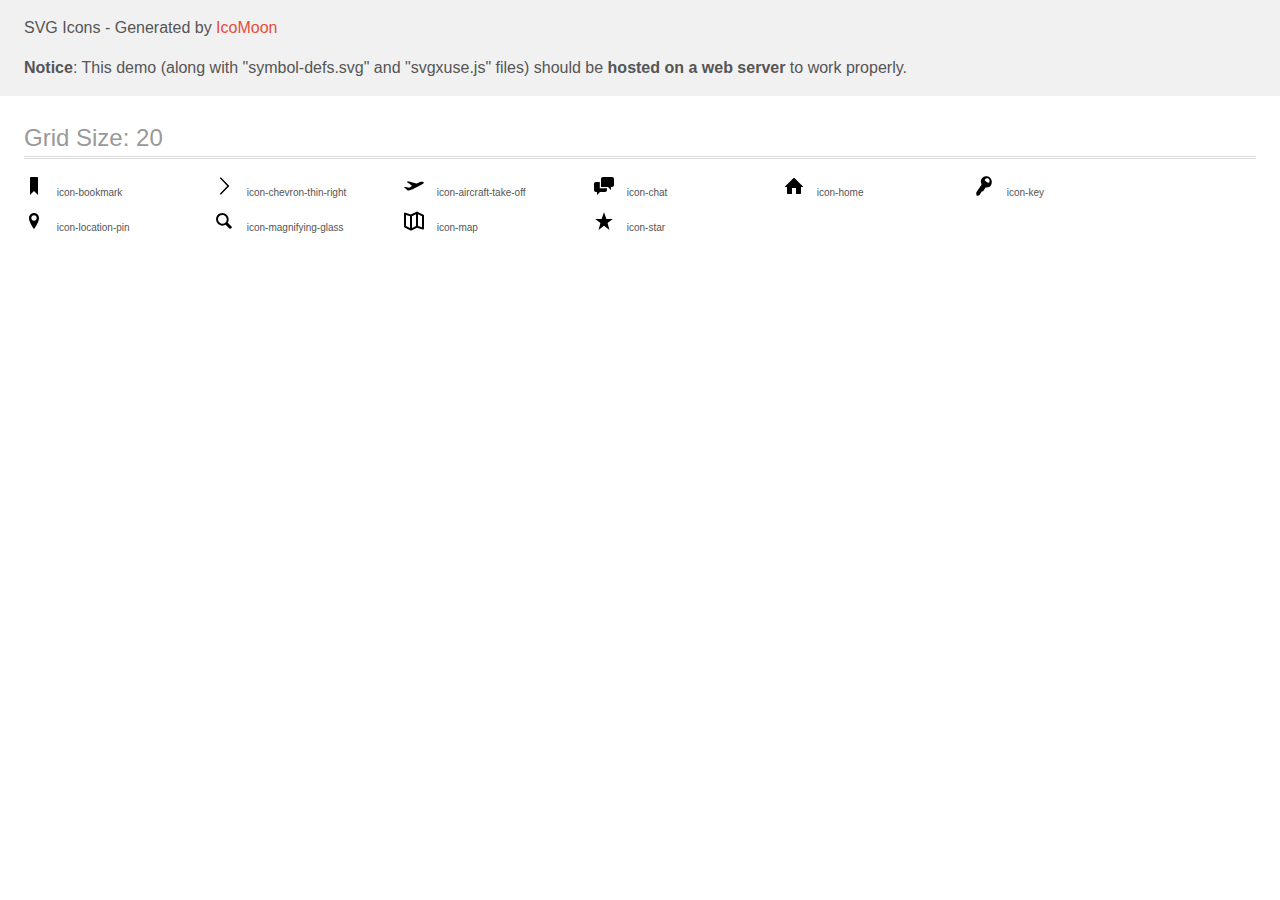
<file: Web/Trillo Hotel Project/icomoon/demo-external-svg.html>
<!doctype html>
<html>
<head>
    <title>IcoMoon - SVG Icons</title>
    <meta charset="utf-8">
    <meta name="viewport" content="width=device-width, initial-scale=1">
    <link rel="stylesheet" href="demo-files/demo.css">
    <link rel="stylesheet" href="style.css">
</head>
<body>
<header class="bgc1 clearfix">
<div class="mhl">
    <p>SVG Icons - Generated by <a href="https://icomoon.io/app">IcoMoon</a></p><p><strong>Notice</strong>: This demo (along with "symbol-defs.svg" and "svgxuse.js" files) should be <b>hosted on a web server</b> to work properly.</p>
</div>
</header>
    <div class="clearfix mhl ptl">
        <h1 class="mvm mtn fgc1">Grid Size: 20</h1>
        <div class="glyph fs1">
            <div class="clearfix pbs">
                <svg class="icon icon-bookmark"><use xlink:href="symbol-defs.svg#icon-bookmark"></use></svg><span class="name"> icon-bookmark</span>
            </div>
        </div>
        <div class="glyph fs1">
            <div class="clearfix pbs">
                <svg class="icon icon-chevron-thin-right"><use xlink:href="symbol-defs.svg#icon-chevron-thin-right"></use></svg><span class="name"> icon-chevron-thin-right</span>
            </div>
        </div>
        <div class="glyph fs1">
            <div class="clearfix pbs">
                <svg class="icon icon-aircraft-take-off"><use xlink:href="symbol-defs.svg#icon-aircraft-take-off"></use></svg><span class="name"> icon-aircraft-take-off</span>
            </div>
        </div>
        <div class="glyph fs1">
            <div class="clearfix pbs">
                <svg class="icon icon-chat"><use xlink:href="symbol-defs.svg#icon-chat"></use></svg><span class="name"> icon-chat</span>
            </div>
        </div>
        <div class="glyph fs1">
            <div class="clearfix pbs">
                <svg class="icon icon-home"><use xlink:href="symbol-defs.svg#icon-home"></use></svg><span class="name"> icon-home</span>
            </div>
        </div>
        <div class="glyph fs1">
            <div class="clearfix pbs">
                <svg class="icon icon-key"><use xlink:href="symbol-defs.svg#icon-key"></use></svg><span class="name"> icon-key</span>
            </div>
        </div>
        <div class="glyph fs1">
            <div class="clearfix pbs">
                <svg class="icon icon-location-pin"><use xlink:href="symbol-defs.svg#icon-location-pin"></use></svg><span class="name"> icon-location-pin</span>
            </div>
        </div>
        <div class="glyph fs1">
            <div class="clearfix pbs">
                <svg class="icon icon-magnifying-glass"><use xlink:href="symbol-defs.svg#icon-magnifying-glass"></use></svg><span class="name"> icon-magnifying-glass</span>
            </div>
        </div>
        <div class="glyph fs1">
            <div class="clearfix pbs">
                <svg class="icon icon-map"><use xlink:href="symbol-defs.svg#icon-map"></use></svg><span class="name"> icon-map</span>
            </div>
        </div>
        <div class="glyph fs1">
            <div class="clearfix pbs">
                <svg class="icon icon-star"><use xlink:href="symbol-defs.svg#icon-star"></use></svg><span class="name"> icon-star</span>
            </div>
        </div>
  </div>
<script defer src="svgxuse.js"></script>
</body>
</html>
</file>
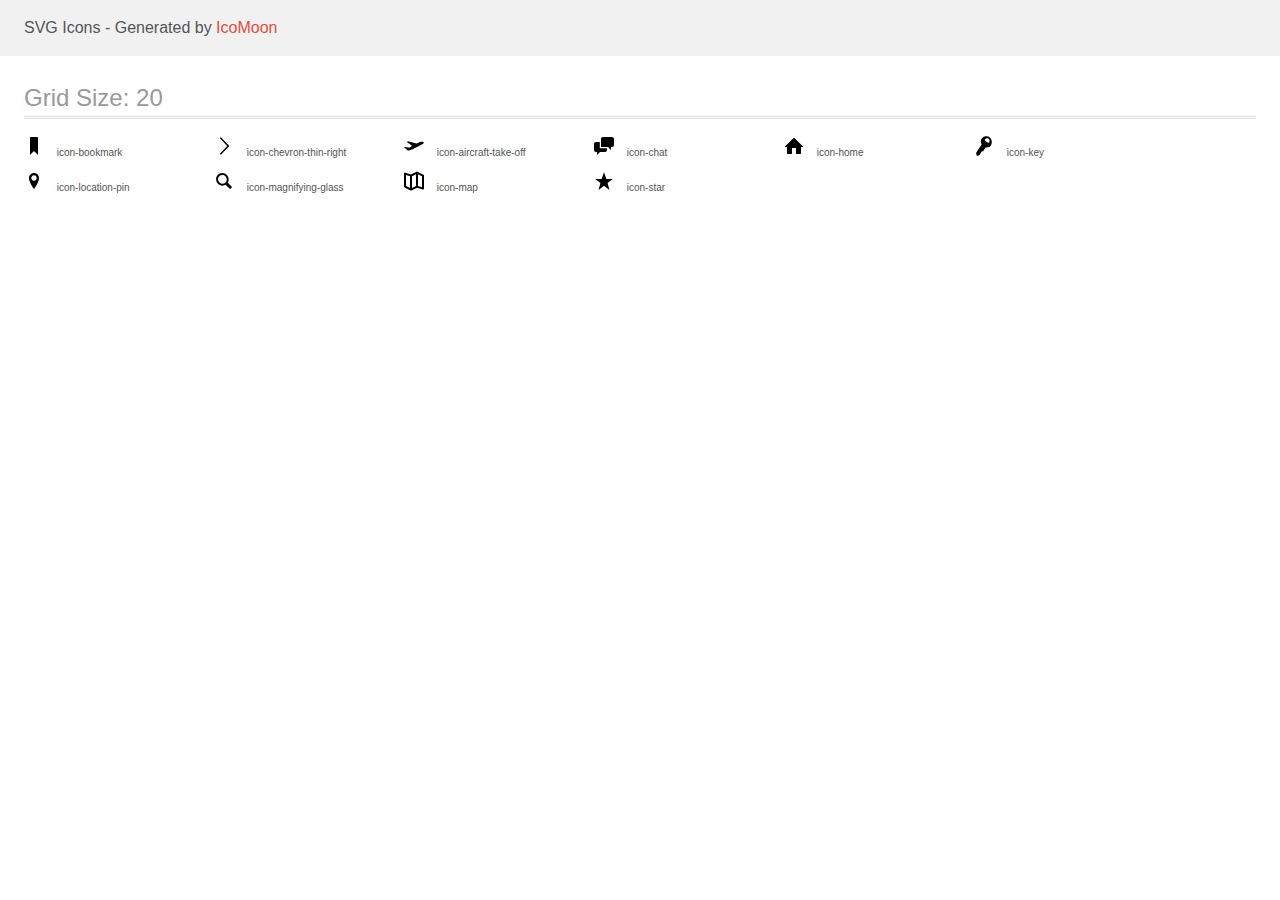
<file: Web/Trillo Hotel Project/icomoon/demo.html>
<!doctype html>
<html>
<head>
    <title>IcoMoon - SVG Icons</title>
    <meta charset="utf-8">
    <meta name="viewport" content="width=device-width, initial-scale=1">
    <link rel="stylesheet" href="demo-files/demo.css">
    <link rel="stylesheet" href="style.css">
</head>
<body>
<svg aria-hidden="true" style="position: absolute; width: 0; height: 0; overflow: hidden;" version="1.1" xmlns="http://www.w3.org/2000/svg" xmlns:xlink="http://www.w3.org/1999/xlink">
<defs>
<symbol id="icon-bookmark" viewBox="0 0 20 20">
<path d="M14 2v17l-4-4-4 4v-17c0-0.553 0.585-1.020 1-1h6c0.689-0.020 1 0.447 1 1z"></path>
</symbol>
<symbol id="icon-chevron-thin-right" viewBox="0 0 20 20">
<path d="M13.25 10l-7.141-7.42c-0.268-0.27-0.268-0.707 0-0.979 0.268-0.27 0.701-0.27 0.969 0l7.83 7.908c0.268 0.271 0.268 0.709 0 0.979l-7.83 7.908c-0.268 0.271-0.701 0.27-0.969 0s-0.268-0.707 0-0.979l7.141-7.417z"></path>
</symbol>
<symbol id="icon-aircraft-take-off" viewBox="0 0 20 20">
<path d="M19.87 6.453c0.119 0.257 0.127 1.29-4.884 3.642l-4.913 2.306c-1.71 0.803-4.191 1.859-5.285 2.151-0.766 0.204-1.497-0.316-1.497-0.316s-2.206-1.975-2.792-2.419c-0.585-0.444-0.535-0.67 0.215-0.91 0.467-0.149 3.13 0.493 4.265 0.78 1.339-0.8 2.562-1.486 3.141-1.798-1.396-1.033-4.008-2.962-4.841-3.55-0.799-0.565 0.010-0.768 0.010-0.768 0.368-0.099 1.162-0.228 1.562-0.144 2.721 0.569 7.263 2.071 7.611 2.186 0.832-0.436 2.128-1.092 2.922-1.465 2.075-0.974 4.327-0.037 4.486 0.305z"></path>
</symbol>
<symbol id="icon-chat" viewBox="0 0 20 20">
<path d="M5.8 12.2v-6.2h-3.8c-1.1 0-2 0.9-2 2v6c0 1.1 0.9 2 2 2h1v3l3-3h5c1.1 0 2-0.9 2-2v-1.82c-0.064 0.014-0.132 0.021-0.2 0.021l-7-0.001zM18 1h-9c-1.1 0-2 0.9-2 2v8h7l3 3v-3h1c1.1 0 2-0.899 2-2v-6c0-1.1-0.9-2-2-2z"></path>
</symbol>
<symbol id="icon-home" viewBox="0 0 20 20">
<path d="M18.672 11h-1.672v6c0 0.445-0.194 1-1 1h-4v-6h-4v6h-4c-0.806 0-1-0.555-1-1v-6h-1.672c-0.598 0-0.47-0.324-0.060-0.748l8.024-8.032c0.195-0.202 0.451-0.302 0.708-0.312 0.257 0.010 0.513 0.109 0.708 0.312l8.023 8.031c0.411 0.425 0.539 0.749-0.059 0.749z"></path>
</symbol>
<symbol id="icon-key" viewBox="0 0 20 20">
<path d="M17.691 4.725c-0.503-2.977-3.22-4.967-6.069-4.441s-5.256 2.816-4.753 5.795c0.107 0.641 0.408 1.644 0.763 2.365l-5.175 7.723c-0.191 0.285-0.299 0.799-0.242 1.141l0.333 1.971c0.058 0.342 0.372 0.572 0.7 0.514l1.516-0.281c0.328-0.059 0.744-0.348 0.924-0.639l2.047-3.311 0.018-0.022 1.386-0.256 2.39-3.879c0.785 0.139 1.912 0.092 2.578-0.031 2.848-0.526 4.087-3.67 3.584-6.649zM15.166 6.252c-0.784 1.17-1.584 0.346-2.703-0.475-1.119-0.818-2.135-1.322-1.352-2.492s2.326-1.455 3.447-0.635c1.12 0.819 1.391 2.432 0.608 3.602z"></path>
</symbol>
<symbol id="icon-location-pin" viewBox="0 0 20 20">
<path d="M10 2.009c-2.762 0-5 2.229-5 4.99 0 4.774 5 11 5 11s5-6.227 5-11c0-2.76-2.238-4.99-5-4.99zM10 9.76c-1.492 0-2.7-1.209-2.7-2.7s1.208-2.7 2.7-2.7c1.49 0 2.699 1.209 2.699 2.7s-1.209 2.7-2.699 2.7z"></path>
</symbol>
<symbol id="icon-magnifying-glass" viewBox="0 0 20 20">
<path d="M17.545 15.467l-3.779-3.779c0.57-0.935 0.898-2.035 0.898-3.21 0-3.417-2.961-6.377-6.378-6.377s-6.186 2.769-6.186 6.186c0 3.416 2.961 6.377 6.377 6.377 1.137 0 2.2-0.309 3.115-0.844l3.799 3.801c0.372 0.371 0.975 0.371 1.346 0l0.943-0.943c0.371-0.371 0.236-0.84-0.135-1.211zM4.004 8.287c0-2.366 1.917-4.283 4.282-4.283s4.474 2.107 4.474 4.474c0 2.365-1.918 4.283-4.283 4.283s-4.473-2.109-4.473-4.474z"></path>
</symbol>
<symbol id="icon-map" viewBox="0 0 20 20">
<path d="M19.447 3.718l-6-3c-0.281-0.141-0.613-0.141-0.895 0l-5.63 2.815-5.606-1.869c-0.306-0.102-0.64-0.051-0.901 0.138s-0.415 0.49-0.415 0.811v13.001c0 0.379 0.214 0.725 0.553 0.894l6 3c0.141 0.070 0.294 0.106 0.447 0.106s0.307-0.035 0.447-0.106l5.63-2.814 5.606 1.869c0.305 0.1 0.64 0.049 0.901-0.139s0.415-0.49 0.415-0.81v-13.002c0.001-0.379-0.213-0.725-0.552-0.894zM8 5.231l4-2v11.763l-4 2v-11.763zM2 4l4 1.333v11.661l-4-2v-10.994zM18 16.227l-4-1.334v-11.662l4 2v10.996z"></path>
</symbol>
<symbol id="icon-star" viewBox="0 0 20 20">
<path d="M10 1.3l2.388 6.722h6.412l-5.232 3.948 1.871 6.928-5.439-4.154-5.438 4.154 1.87-6.928-5.233-3.948h6.412l2.389-6.722z"></path>
</symbol>
</defs>
</svg>

<header class="bgc1 clearfix">
<div class="mhl">
    <p>SVG Icons - Generated by <a href="https://icomoon.io/app">IcoMoon</a></p>
</div>
</header>
    <div class="clearfix mhl ptl">
        <h1 class="mvm mtn fgc1">Grid Size: 20</h1>
        <div class="glyph fs1">
            <div class="clearfix pbs">
                <svg class="icon icon-bookmark"><use xlink:href="#icon-bookmark"></use></svg><span class="name"> icon-bookmark</span>
            </div>
        </div>
        <div class="glyph fs1">
            <div class="clearfix pbs">
                <svg class="icon icon-chevron-thin-right"><use xlink:href="#icon-chevron-thin-right"></use></svg><span class="name"> icon-chevron-thin-right</span>
            </div>
        </div>
        <div class="glyph fs1">
            <div class="clearfix pbs">
                <svg class="icon icon-aircraft-take-off"><use xlink:href="#icon-aircraft-take-off"></use></svg><span class="name"> icon-aircraft-take-off</span>
            </div>
        </div>
        <div class="glyph fs1">
            <div class="clearfix pbs">
                <svg class="icon icon-chat"><use xlink:href="#icon-chat"></use></svg><span class="name"> icon-chat</span>
            </div>
        </div>
        <div class="glyph fs1">
            <div class="clearfix pbs">
                <svg class="icon icon-home"><use xlink:href="#icon-home"></use></svg><span class="name"> icon-home</span>
            </div>
        </div>
        <div class="glyph fs1">
            <div class="clearfix pbs">
                <svg class="icon icon-key"><use xlink:href="#icon-key"></use></svg><span class="name"> icon-key</span>
            </div>
        </div>
        <div class="glyph fs1">
            <div class="clearfix pbs">
                <svg class="icon icon-location-pin"><use xlink:href="#icon-location-pin"></use></svg><span class="name"> icon-location-pin</span>
            </div>
        </div>
        <div class="glyph fs1">
            <div class="clearfix pbs">
                <svg class="icon icon-magnifying-glass"><use xlink:href="#icon-magnifying-glass"></use></svg><span class="name"> icon-magnifying-glass</span>
            </div>
        </div>
        <div class="glyph fs1">
            <div class="clearfix pbs">
                <svg class="icon icon-map"><use xlink:href="#icon-map"></use></svg><span class="name"> icon-map</span>
            </div>
        </div>
        <div class="glyph fs1">
            <div class="clearfix pbs">
                <svg class="icon icon-star"><use xlink:href="#icon-star"></use></svg><span class="name"> icon-star</span>
            </div>
        </div>
  </div>
<script defer src="svgxuse.js"></script>
</body>
</html>
</file>
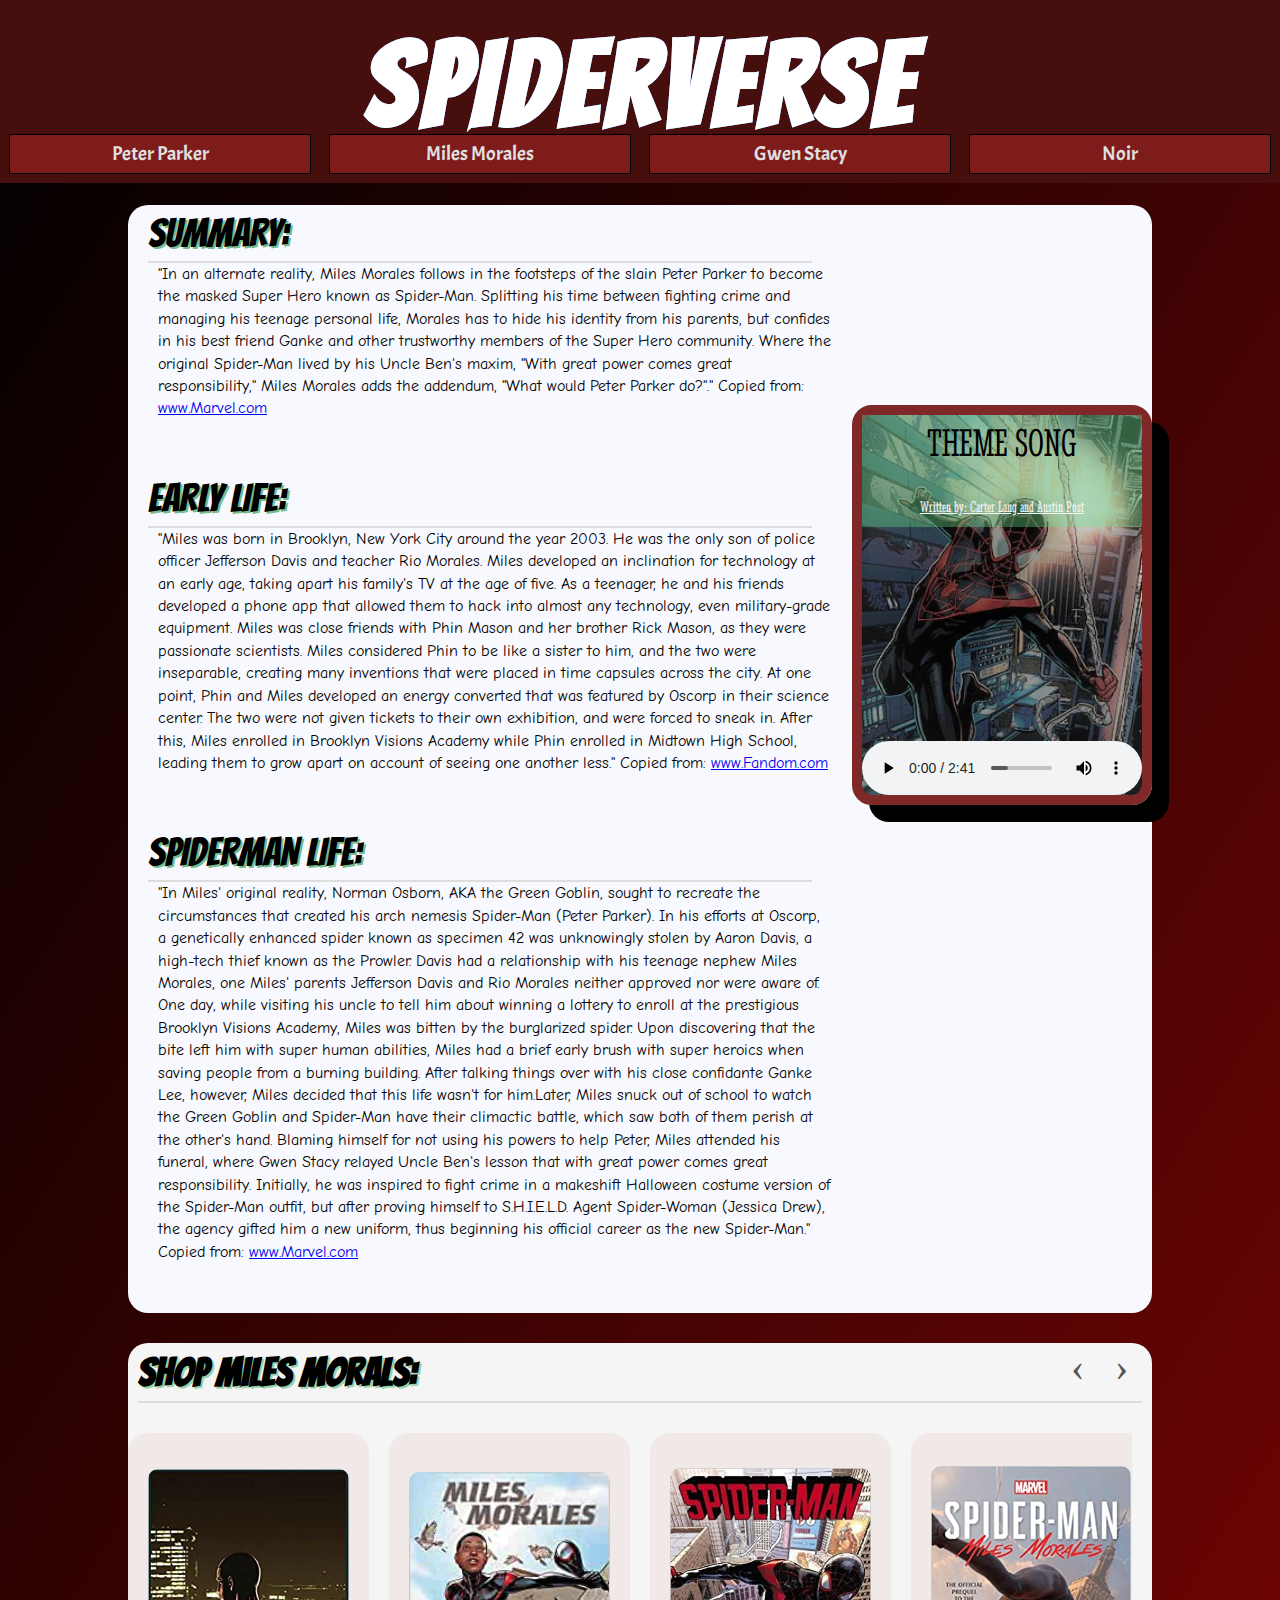
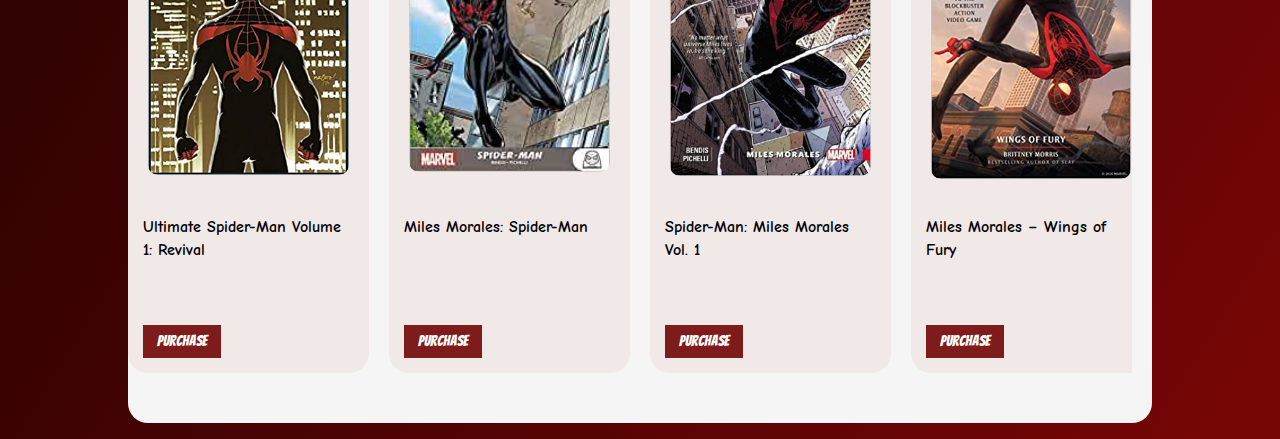
<file: Web/SpiderVerse-Wiki-BenjaminKaganovitch/SpiderVerse-Wiki-main/SpiderVerse-Wiki-main/MilesMorals.html>
<!DOCTYPE html>
<html>
    <head>
        <title>Miles Morales</title>
        <meta charset="utf-8" />
        <meta name="viewport" content="initial-scale=1.0, user-scalable=yes" />
        <link rel="stylesheet" type="text/css" href="CSS/Styling.css"/>
        <link rel="preconnect" href="https://fonts.gstatic.com">
        <link rel="stylesheet" href="https://fonts.googleapis.com/css?family=Bangers">
        <link rel="stylesheet" href="https://fonts.googleapis.com/css2?family=Comic+Neue:ital,wght@1,700&display=swap">
        <link href="https://fonts.googleapis.com/css2?family=Arvo&family=Noto+Sans+TC&family=Stint+Ultra+Condensed&display=swap" rel="stylesheet">
        <link rel="preconnect" href="https://fonts.googleapis.com">
        <link rel="preconnect" href="https://fonts.gstatic.com" crossorigin>
        <link href="https://fonts.googleapis.com/css2?family=Acme&display=swap" rel="stylesheet">
        <style>
            /*This portion of the code sets the gradient for the background and sets the background to not repeat and to cover the entire div.*/
            body {
                background-image: -webkit-gradient(linear, left top, right bottom, from(#000000), to(#780505));
                background-image: linear-gradient(to bottom right, #000000, #780505);
                background-repeat: no-repeat;
                background-size: auto;
            }

            /*This portion of the code styles the box to have a background of an image of Miles Morals*/
            .AudioBox-Cointainer {
                background-image: url("Images/Miles/AudioImage.jpg");
                border-color: #7e2828;
            }

            /*This portion of the code styles the audio panel, that is located inside of the "Audiobox".*/
            #Audiopanel{
                position: absolute;
                left: 0;
                bottom: 0;
                width: 100%;
                margin-top: 20px;
            }

            /*This portion of the code styles the font to be "Comic Neue", this was done so the web page can provide a Comic feel to the overall design. 
            Much like the comic style implemented into "Spiderman into the spiderverse" movie.*/
            .BioTextCointainer p {
                font-size: 22;
                font-family: 'Comic Neue', cursive;
                margin-left: 10px;
                margin-bottom: 50px;
            } 
            /*This portion of the code holds the title that is at the top, that says "THEME SONG". 
            I inputed the colours used on this page into Adobe colour wheel and it gave me this shade of green to use*/
            #MusicTitleCointainer{
                background-color: #67e68b58;
                max-width: 300px;
                align-items: center;
                font-family: 'Stint Ultra Condensed', cursive, bold;
                font-size: 40px;
                text-align: center;
                color: rgb(0, 0, 0);
            }
            /*This portion of the code styles the headings for each pharagragh of the BioTextCointainer. 
            It also creates a shadow for the headings, to give it a glitch effect, to match the heading and the movie's glitching theme */
            .Section-heading{
                font-family: 'Bangers', cursive;
                font-size: 40px;
                margin-right: 20px;
                text-shadow: 2px 2px #269947a5;
                border-bottom: 2px solid #ddd;
            }

            #CopyRight{
                font-size:medium;
            }

            /*Given each page has its own colour scheme as part of the multiverse theme, this portion of the code styles the specifcs.
            This page has more Black/Red theme as its the colours of Miles spider suit*/
            .slideshow-header{
                text-shadow: 2px 2px #16a13d68;
            }

            .AmazonLink {
                background: #7e1b1b;
            }

            .AmazonLink:hover, .AmazonLink:focus {
                background: #222222;
                border-radius: 10px;
            }

            header {
                background-color: #470e0e;
            }

            nav ul li a {
                border: 1px solid #000000;
                background-color: #7e1b1b;
                color: rgb(224, 224, 224);
            }
              
            nav ul li a:hover, nav ul li a:focus {
                background-color: #000000;
                color: #fdfdfd;
                border-color: #000000;  
            }
        </style>
    </head>
    
    <body>
        <header>
            <h1><a href="#" class="glitch" data-glitch="Spiderverse">Spiderverse</a></h1>
                <nav>
                    <ul>
                        <li>
                            <a href="index.html">Peter Parker</a>
                        </li>
    
                        <li>
                            <a href="MilesMorals.html">Miles Morales</a>
                        </li>
    
                        <li>
                            <a href="Gwen.html">Gwen Stacy </a>
                        </li>
    
                        <li>
                            <a href="Noir.html">Noir</a>
                        </li>
                    </ul>
                </nav>
        </header>
        <main>
            <div class="BioCointainer">
                <div class="BioTextCointainer">
                    <div class="Section-heading">SUMMARY:</div>
                    <!--The below text is cited from: Marvel.com-->
                    <p>
                        "In an alternate reality, Miles Morales follows in the footsteps of the slain Peter Parker to become the masked Super Hero known as Spider-Man. Splitting his time between fighting crime and managing his teenage personal life, Morales has to hide his identity from his parents, but confides in his best friend Ganke and other trustworthy members of the Super Hero community.
                        Where the original Spider-Man lived by his Uncle Ben's maxim, "With great power comes great responsibility," Miles Morales adds the addendum, "What would Peter Parker do?"." Copied from: <a href="https://www.marvel.com/characters/spider-man-miles-morales/in-comics">www.Marvel.com</a> 
                    </p>

                    <div class="Section-heading">EARLY LIFE:</div>
                    <!--The below text was taken from: Fandom.com-->
                    <p>
                        "Miles was born in Brooklyn, New York City around the year 2003. He was the only son of police officer Jefferson Davis and teacher Rio Morales. Miles developed an inclination for technology at an early age, taking apart his family's TV at the age of five. As a teenager, he and his friends developed a phone app that allowed them to hack into almost any technology, even military-grade equipment.
                        Miles was close friends with Phin Mason and her brother Rick Mason, as they were passionate scientists. Miles considered Phin to be like a sister to him, and the two were inseparable, creating many inventions that were placed in time capsules across the city. At one point, Phin and Miles developed an energy converted that was featured by Oscorp in their science center.
                        The two were not given tickets to their own exhibition, and were forced to sneak in. After this, Miles enrolled in Brooklyn Visions Academy while Phin enrolled in Midtown High School, leading them to grow apart on account of seeing one another less." Copied from: <a href="https://www.marvel.com/characters/spider-man-miles-morales/in-comics">www.Fandom.com</a> 
                    </p>
                    <div class="Section-heading">SPIDERMAN LIFE:</div>
                    <!--The below text was taken from: Marvel.com -->
                    <p>
                        "In Miles' original reality, Norman Osborn, AKA the Green Goblin, sought to recreate the circumstances that created his arch nemesis Spider-Man (Peter Parker). In his efforts at Oscorp, a genetically enhanced spider known as specimen 42 was unknowingly stolen by Aaron Davis, a high-tech thief known as the Prowler. Davis had a relationship with his teenage nephew Miles Morales,
                        one Miles' parents Jefferson Davis and Rio Morales neither approved nor were aware of. One day, while visiting his uncle to tell him about winning a lottery to enroll at the prestigious Brooklyn Visions Academy, Miles was bitten by the burglarized spider. Upon discovering that the bite left him with super human abilities, Miles had a brief early brush with super heroics when
                        saving people from a burning building. After talking things over with his close confidante Ganke Lee, however, Miles decided that this life wasn't for him.Later, Miles snuck out of school to watch the Green Goblin and Spider-Man have their climactic battle, which saw both of them perish at the other's hand. Blaming himself for not using his powers to help Peter, Miles attended
                        his funeral, where Gwen Stacy relayed Uncle Ben's lesson that with great power comes great responsibility. Initially, he was inspired to fight crime in a makeshift Halloween costume version of the Spider-Man outfit, but after proving himself to S.H.I.E.L.D. Agent Spider-Woman (Jessica Drew), the agency gifted him a new uniform, thus beginning his official career as the new Spider-Man." Copied from: <a href="https://www.marvel.com/characters/spider-man-miles-morales/in-comics">www.Marvel.com</a> 
                    </p>
                </div>
                <!--This portion of the code creates a spiderman image, as the background.-->
                <div class="AudioBox-Cointainer" alt="Miles Morals swinging through the city with the sun setting or rising in the background">

                    <!--This creates a heading saying "Theme Song" and the copyright disclammer. I made this have two diffrent colours, so it would stand out from the background-->
                    <div id="MusicTitleCointainer">THEME SONG <br> <small id="CopyRight" style="color: whitesmoke;"><u>Written by: Carter Lang and Austin Post</u></small></div>

                    <!--This portion of the code creates the audio panel. And sets the file to be of the type "mpeg"
                    CREDIT:
                    Written by: Carter Lang and Austin Post
                    -->
                    <audio controls id="Audiopanel">
                        <source src="Music/Post Malone, Swae Lee - Sunflower (Spider-Man Into the Spider-Verse).mp3" type="audio/mpeg">
                    </audio>
                </div>
            </div>
            <!--The folliwng code that creates the slideshow was adapted from this github: https://github.com/saam-khatri/simple-owl-carousel/blob/file/css/style.css-->
            <div class="slideshow">
                <div class="sub-slideshow">
                    <div class="slideshow-header">
                        <h1>Shop Miles Morals:</h1>
                        <!--This portion of the code creates less than and greater than signs, that will be used as buttons to navigate the slidshow -->
                        <p>
                            <span>&#139;</span>
                            <span>&#155;</span>
                        </p>
                    </div>
                    <section>
                        <!--This portion of the code creates a image, description text, purchase button for each comic book slide in the slider/carousel
                            No alt text was placed on the image as the "detail" class describes the book and would cause the screen reader to repeat the same thing. -->
                        <div class="product">
                            <picture class="ComicCover">
                                <img src="Images/Miles/Carousel/Miles1.jpg">
                            </picture>
                            <div class="detail">
                                <p>
                                    <b>Ultimate Spider-Man Volume 1: Revival</b>
                                </p>
                            </div>
                            <div class="button">
                                <a class="AmazonLink"href="https://www.amazon.ca/Miles-Morales-Ultimate-Spider-Man-Revival/dp/0785154175/ref=sr_1_1?dchild=1&keywords=miles+morales+comic+books&qid=1624418098&sr=8-1">Purchase</a>
                            </div>
                        </div>
                        <div class="product">
                            <picture class="ComicCover">
                                <img src="Images/Miles/Carousel/Miles2.jpg">
                            </picture>
                            <div class="detail">
                                <p>
                                    <b>Miles Morales: Spider-Man</b>
                                </p>
                            </div>
                            <div class="button">
                                <a class="AmazonLink"href="https://www.amazon.ca/Miles-Morales-Brian-Michael-Bendis/dp/1302918079/ref=sr_1_4?dchild=1&keywords=miles+morales+comic+books&qid=1624418098&sr=8-4">Purchase</a>
                            </div>
                        </div>
                        <div class="product">
                            <picture class="ComicCover">
                                <img src="Images/Miles/Carousel/Miles3.jpg">
                            </picture>
                            <div class="detail">
                                <p>
                                    <b>Spider-Man: Miles Morales Vol. 1</b>
                                </p>
                            </div>
                            <div class="button">
                                <a class="AmazonLink"href="https://www.amazon.ca/Spider-Man-Miles-Morales-Vol-1/dp/0785199616/ref=sr_1_12?dchild=1&keywords=miles+morales+comic+books&qid=1624418098&sr=8-12">Purchase</a>
                            </div>
                        </div>
                        <div class="product">
                            <picture class="ComicCover">
                                <img src="Images/Miles/Carousel/Miles4.jpg" alt="">
                            </picture>
                            <div class="detail">
                                <p>
                                    <b>Miles Morales – Wings of Fury</b>
                                </p>
                                <br>
                            </div>
                            <div class="button">
                                <a class="AmazonLink"href="https://www.amazon.ca/Marvels-Spider-Man-Miles-Morales-Wings/dp/1789094860/ref=sr_1_13?dchild=1&keywords=miles+morales+comic+books&qid=1624418098&sr=8-13">Purchase</a>
                            </div>
                        </div>
                        <div class="product">
                            <picture class="ComicCover">
                                <img src="Images/Miles/Carousel/Miles5.jpg" alt="">
                            </picture>
                            <div class="detail">
                                <p>
                            </picture>
                                    <b>Miles Morales Vol. 4</b>
                                </p>
                            </div>
                            <div class="button">
                                <a class="AmazonLink"href="https://www.amazon.ca/Miles-Morales-Vol-Saladin-Ahmed/dp/1302920170/ref=sr_1_5?dchild=1&keywords=miles+morales+comic+books&qid=1624418098&sr=8-5">Purchase</a>
                            </div>
                        </div>
                        <div class="product">
                            <picture class="ComicCover">
                                <img src="Images/Miles/Carousel/Miles6.jpg" alt="">
                            </picture>
                            <div class="detail">
                                <p>
                                    <b>Spider-Man: Miles Morales Vol. 4</b>
                                </p>
                            </div>
                            <div class="button">
                                <a class="AmazonLink"href="https://www.amazon.ca/Spider-Man-Miles-Morales-Vol-4/dp/1302905988/ref=sr_1_2?dchild=1&keywords=miles+morales+comic+books&qid=1624418098&sr=8-2">Purchase</a>
                            </div>
                        </div>
                        <div class="product">
                            <picture class="ComicCover">
                                <img src="Images/Miles/Carousel/Miles7.jpg" alt="">
                            </picture>
                            <div class="detail">
                                <p>
                                    <b>Miles Morales: Shock Waves</b>
                                </p>
                            </div>
                            <div class="button">
                                <a class="AmazonLink"href="https://www.amazon.ca/Miles-Morales-Original-Spider-Man-Graphic/dp/1338648039/ref=sr_1_9?dchild=1&keywords=miles+morales+comic+books&qid=1624418098&sr=8-9">Purchase</a>
                            </div>
                        </div>
                        <div class="product">
                            <picture class="ComicCover">
                                <img src="Images/Miles/Carousel/Miles8.jpg" alt="">
                            </picture>
                            <div class="detail">
                                <p>
                                    <b>Miles Morales: With Great Power</b>
                                </p>
                            </div>
                            <div class="button">
                                <a class="AmazonLink"href="https://www.amazon.ca/Miles-Morales-Brian-Michael-Bendis/dp/1302919776/ref=sr_1_10?dchild=1&keywords=miles+morales+comic+books&qid=1624418098&sr=8-10">Purchase</a>
                            </div>
                        </div>
                        <div class="product">
                            <picture class="ComicCover">
                                <img src="Images/Miles/Carousel/Miles9.jpg" alt="">
                            </picture>
                            <div class="detail">
                                <p>
                                    <b>Spider-Man Vol. 1: Straight Out of Brooklyn</b>
                                </p>
                            </div>
                            <div class="button">
                                <a class="AmazonLink"href="https://www.amazon.ca/Miles-Morales-Spider-Man-Straight-Brooklyn/dp/1302914782/ref=sr_1_11?dchild=1&keywords=miles+morales+comic+books&qid=1624418098&sr=8-11">Purchase</a>
                            </div>
                        </div>
                        <div class="product">
                            <picture class="ComicCover">
                                <img src="Images/Miles/Carousel/Miles10.jpg" alt="">
                            </picture>
                            <div class="detail">
                                <p>
                                    <b>Miles Morales: Spider-Man</b>
                                </p>
                            </div>
                            <div class="button">
                                <a class="AmazonLink"href="https://www.amazon.ca/Miles-Morales-Spider-Man-Jason-Reynolds/dp/148478748X/ref=sr_1_15?dchild=1&keywords=miles+morales+comic+books&qid=1624418098&sr=8-15">Purchase</a>
                            </div>
                        </div>
                        <div class="product">
                            <picture class="ComicCover">
                                <img src="Images/Miles/Carousel/Miles11.jpg" alt="">
                            </picture>
                            <div class="detail">
                                <p>
                                    <b>Miles Morales: Great Responsibility</b>
                                </p>
                            </div>
                            <div class="button">
                                <a class="AmazonLink"href="https://www.amazon.ca/Miles-Morales-Brian-Michael-Bendis/dp/1302921142/ref=sr_1_20?dchild=1&keywords=miles+morales+comic+books&qid=1624418098&sr=8-20">Purchase</a>
                            </div>
                        </div>
                        <div class="product">
                            <picture class="ComicCover">
                                <img src="Images/Miles/Carousel/Miles12.jpg" alt="">
                            </picture>
                            <div class="detail">
                                <p>
                                    <b>Miles Morales: Ultimate Spider-Man Omnibus</b>
                                </p>
                            </div>
                            <div class="button">
                                <a class="AmazonLink"href="https://www.amazon.ca/Miles-Morales-Ultimate-Spider-Man-Omnibus/dp/1302925105/ref=sr_1_26?dchild=1&keywords=miles+morales+comic+books&qid=1624418098&sr=8-26">Purchase</a>
                            </div>
                        </div>
                    </section>
                </div>   
            </div>
        </main>
    </body>
</html>
<!--This portion of the code summons the Javascrip file that allows the slider to function-->
<script type="text/javascript" src="JS/main.js"></script>
</file>
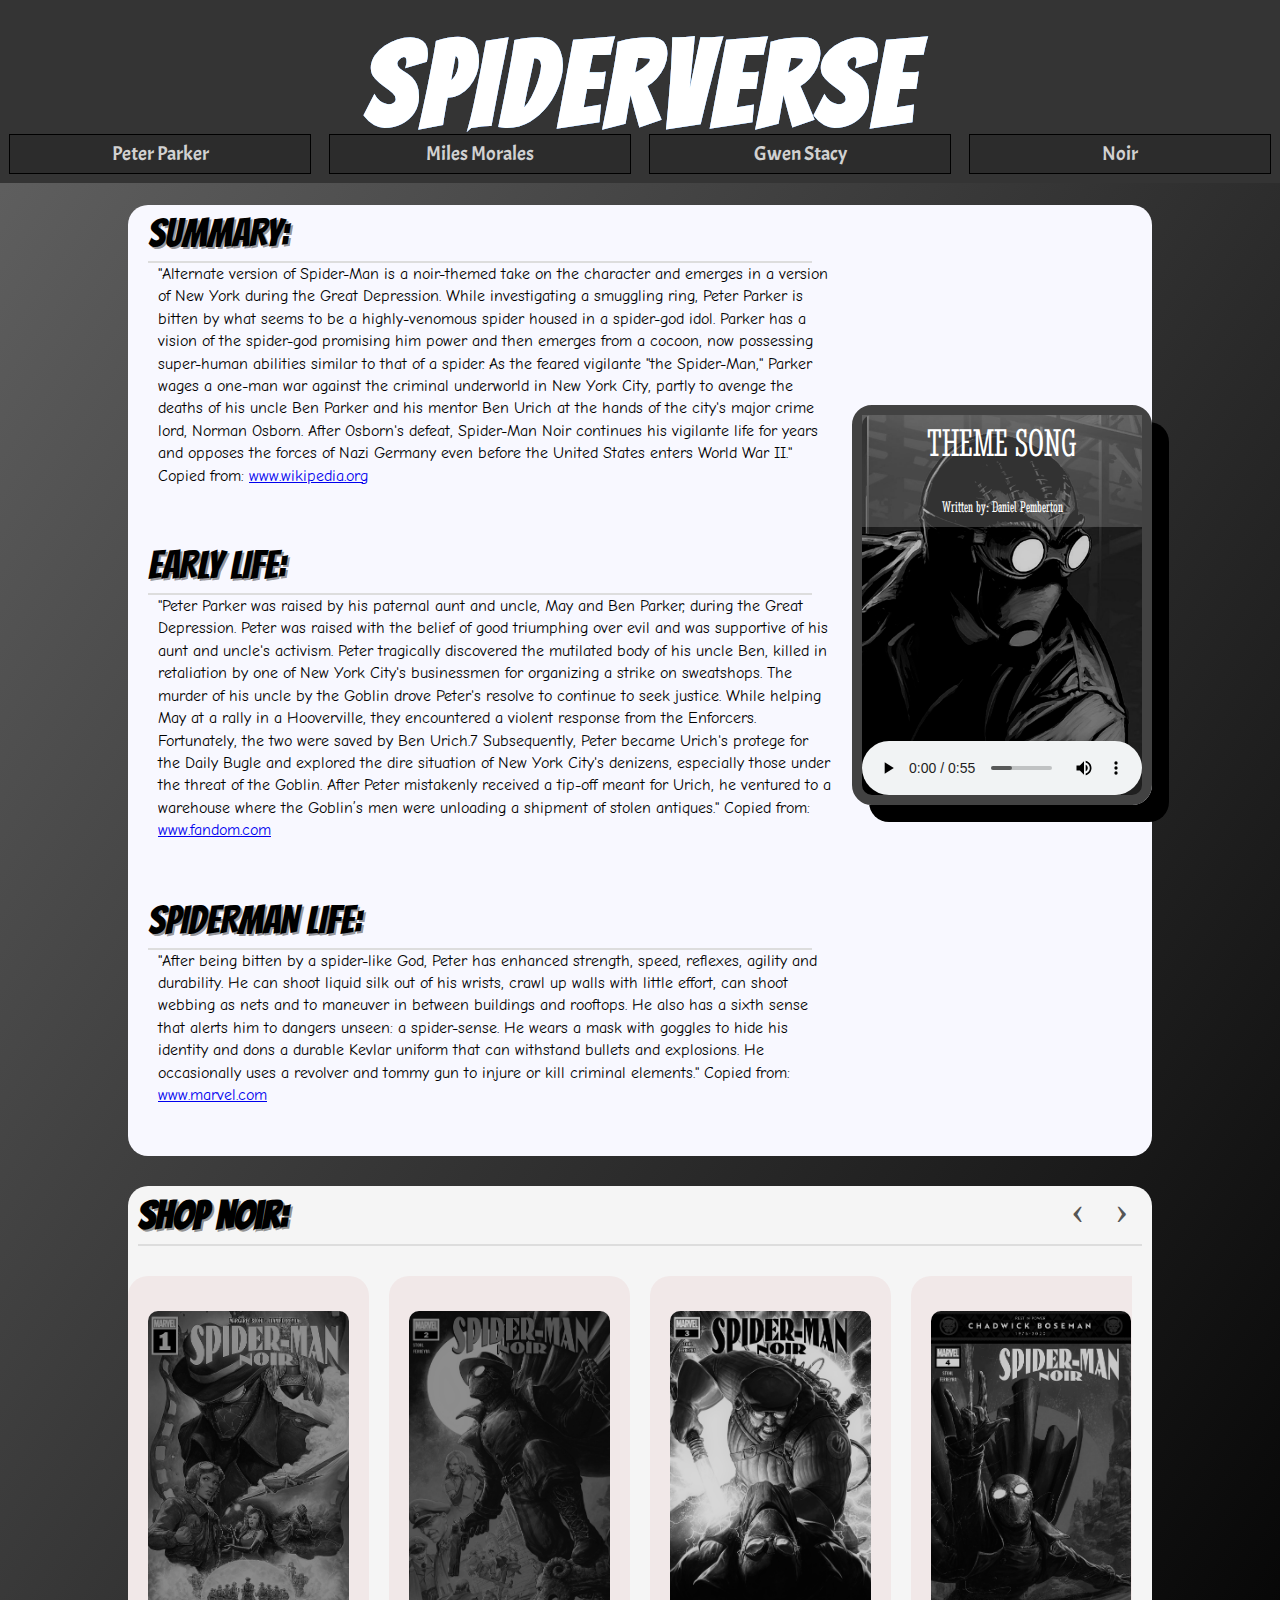
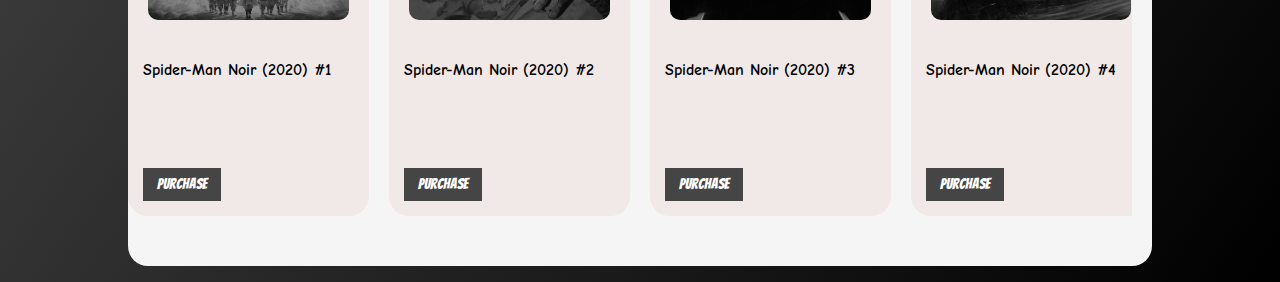
<file: Web/SpiderVerse-Wiki-BenjaminKaganovitch/SpiderVerse-Wiki-main/SpiderVerse-Wiki-main/Noir.html>
<!DOCTYPE html>
<html>
    <head>
        <title>Noir</title>
        <meta charset="utf-8" />
        <meta name="viewport" content="initial-scale=1.0, user-scalable=yes" />
        <link rel="stylesheet" type="text/css" href="CSS/Styling.css"/>
        <link rel="preconnect" href="https://fonts.gstatic.com">
        <link rel="stylesheet" href="https://fonts.googleapis.com/css?family=Bangers">
        <link rel="stylesheet" href="https://fonts.googleapis.com/css2?family=Comic+Neue:ital,wght@1,700&display=swap">
        <link href="https://fonts.googleapis.com/css2?family=Arvo&family=Noto+Sans+TC&family=Stint+Ultra+Condensed&display=swap" rel="stylesheet">
        <style>
            /*This portion of the code sets the gradient for the background and sets the background to not repeat and to cover the entire screen.*/
            body {
                background-image: -webkit-gradient(linear, left top, right bottom, from(#636363), to(#000000));
                background-image: linear-gradient(to bottom right, #636363, #000000);
                background-repeat: no-repeat;
                background-size: cover;
            }

            /*This portion of the code styles the box to have a background of a  image of Noir*/
            .AudioBox-Cointainer {
                background-image: url("Images/Noir/NoirMusicBackgroundImage.jfif");
                border-color: #424242;
            }

            /*This portion of the code styles the audio panel, that is located inside of the "Audiobox".*/
            #Audiopanel{
                position: absolute;
                left: 0;
                bottom: 0;
                width: 100%;
                margin-top: 20px;
            }
            /*This portion of the code styles the font to be "Comic Neue", this was done so the web page can provide a Comic feel to the overall design. 
            Much like the comic style implemented into "Spiderman into the spiderverse" movie.   */
            .BioTextCointainer p {
                font-size: 22;
                font-family: 'Comic Neue', cursive;
                margin-left: 10px;
                margin-bottom: 50px;
            } 
            /*This portion of the code holds the title that is at the top, that says "THEME SONG"*/
            #MusicTitleCointainer{
                background-color: rgba(159, 159, 159, 0.313);
                max-width: 300px;
                align-items: center;
                font-family: 'Stint Ultra Condensed', cursive, bold;
                font-size: 40px;
                text-align: center;
                color: white;
            }
            /*This portion of the code styles the headings for each pharagragh of the BioCointainer. 
            It also creates a shadow for the headings, to give it a glitch effect, to match the heading and the movie's glitching theme*/
            .Section-heading{
                font-family: 'Bangers', cursive;
                font-size: 40px;
                margin-right: 20px;
                text-shadow: 2px 2px #2c2c2c7b;
                border-bottom: 2px solid #ddd;
            }

            #CopyRight{
                font-size:medium;
            }

            /*Given each page has its own colour scheme as part of the multiverse theme, this portion of the code styles the specifcs.
            This page has more Black/Grey/White, as those are the colours of Noir and in his Universe everything is black and white.*/
            .slideshow-header{
                text-shadow: 2px 2px #2727277b;
            }

            .AmazonLink {
                background: #454545;
            }

            .AmazonLink:hover, .AmazonLink:focus {
                background: #222222;
                border-radius: 10px;
            }

            header {
                background-color: #343434;
            }

            nav ul li a {
                border: 1px solid;
                background-color: #2c2c2c;
                color: rgb(209, 209, 209);
                border-color: #000000;
            }
              
              nav ul li a:hover, nav ul li a:focus {
                background-color: #000000;
                color: #ffffff;
            }
        </style>
    </head>
    
    <body>
        <header>
            <h1><a href="#" class="glitch" data-glitch="Spiderverse">Spiderverse</a></h1>
                <nav>
                    <ul>
                        <li>
                            <a href="index.html">Peter Parker</a>
                        </li>
    
                        <li>
                            <a href="MilesMorals.html">Miles Morales</a>
                        </li>
    
                        <li>
                            <a href="Gwen.html">Gwen Stacy </a>
                        </li>
    
                        <li>
                            <a href="Noir.html">Noir</a>
                        </li>
                    </ul>
                </nav>
        </header>
        <main>
            <div class="BioCointainer">
                <div class="BioTextCointainer">
                    <div class="Section-heading">SUMMARY:</div>
                    <!--For each citation, I made the link be on the name of the website, so it would look a bit more clean.-->
                    <!--The below text is copied from: Wikipedia.org-->
                    <p>
                        "Alternate version of Spider-Man is a noir-themed take on the character and emerges in a version of New York during the Great Depression. While investigating a smuggling ring, Peter Parker is bitten by what seems to be a highly-venomous spider housed in a spider-god idol. Parker has a vision of the spider-god promising him power and then emerges from a cocoon, now possessing super-human abilities similar to that of a spider. As the feared vigilante "the Spider-Man," Parker wages a one-man war against the criminal underworld in New York City, partly to avenge the deaths of his uncle Ben Parker and his mentor Ben Urich at the hands of the city's major crime lord, Norman Osborn. After Osborn's defeat, Spider-Man Noir continues his vigilante life for years and opposes the forces of Nazi Germany even before the United States enters World War II." Copied from: <a href="https://en.wikipedia.org/wiki/Spider-Man_Noir">www.wikipedia.org</a> 
                    </p>

                    <div class="Section-heading">EARLY LIFE:</div>
                    <!--The below text was taken from: Fandom.com -->
                    <p>
                        "Peter Parker was raised by his paternal aunt and uncle, May and Ben Parker, during the Great Depression. Peter was raised with the belief of good triumphing over evil and was supportive of his aunt and uncle's activism.
                        Peter tragically discovered the mutilated body of his uncle Ben, killed in retaliation by one of New York City's businessmen for organizing a strike on sweatshops. The murder of his uncle by the Goblin drove Peter's resolve to continue to seek justice. While helping May at a rally in a Hooverville, they encountered a violent response from the Enforcers. Fortunately, the two were saved by Ben Urich.7 Subsequently, Peter became Urich's protege for the Daily Bugle and explored the dire situation of New York City's denizens, especially those under the threat of the Goblin. After Peter mistakenly received a tip-off meant for Urich, he ventured to a warehouse where the Goblin’s men were unloading a shipment of stolen antiques." Copied from: <a href="https://marvel.fandom.com/wiki/Peter_Parker_(Earth-90214)">www.fandom.com</a> 
                    </p>
                    <div class="Section-heading">SPIDERMAN LIFE:</div>
                    <!--The below text was taken from: Marvel.com -->
                    <p>
                        "After being bitten by a spider-like God, Peter has enhanced strength, speed, reflexes, agility and durability. He can shoot liquid silk out of his wrists, crawl up walls with little effort, can shoot webbing as nets and to maneuver in between buildings and rooftops. He also has a sixth sense that alerts him to dangers unseen: a spider-sense.
                        He wears a mask with goggles to hide his identity and dons a durable Kevlar uniform that can withstand bullets and explosions. He occasionally uses a revolver and tommy gun to injure or kill criminal elements." Copied from: <a href="https://www.marvel.com/characters/spider-man-noir">www.marvel.com</a> 
                    </p>
                </div>
                <!--This portion of the code creates a spiderman image, as the background.-->
                <div class="AudioBox-Cointainer" alt="Noir with his gogles and a leather jacket on, looking rightwards">

                    <!--This creates a heading saying "Theme Song" and the copyright disclammer-->
                    <div id="MusicTitleCointainer">THEME SONG <br> <small id="CopyRight" style="color: rgb(255, 255, 255);">Written by: Daniel Pemberton</small></div>

                    <!--This portion of the code creates the audio panel. And sets the file to be of the type "mpeg"
                    CREDIT: 
                    Written by: Daniel Pemberton
                    -->
                    <audio controls id="Audiopanel">
                        <source src="Music/NoirThemeSong.mp3" type="audio/mpeg">
                    </audio>
                </div>
            </div>
            <!--The folliwng code that creates the slideshow was adapted from this github: https://github.com/saam-khatri/simple-owl-carousel/blob/file/css/style.css-->
            <div class="slideshow">
                <div class="sub-slideshow">
                    <div class="slideshow-header">
                        <h1>Shop Noir:</h1>
                        <!--This portion of the code creates less than and greater than signs, that will be used as buttons to navigate the slidshow -->
                        <p>
                            <span>&#139;</span>
                            <span>&#155;</span>
                        </p>
                    </div>
                    <section>
                        <!--This portion of the code creates a image, description text, purchase button for each comic book slide in the slider/carousel -->
                        <div class="product">
                            <picture class="ComicCover">
                                <img src="Images/Noir/Carousel/NoirBook1.jpg">
                            </picture>
                            <div class="detail">
                                <p>
                                    <b>Spider-Man Noir (2020) #1</b>
                                </p>
                            </div>
                            <div class="button">
                                <a class="AmazonLink"href="https://www.marvel.com/comics/series/29329/spider-man_noir_2020">Purchase</a>
                            </div>
                        </div>
                        <div class="product">
                            <picture class="ComicCover">
                                <img src="Images/Noir/Carousel/NoirBook2.jpg">
                            </picture>
                            <div class="detail">
                                <p>
                                    <b>Spider-Man Noir (2020) #2</b>
                                </p>
                            </div>
                            <div class="button">
                                <a class="AmazonLink"href="https://www.marvel.com/comics/issue/82517/spider-man_noir_2020_2">Purchase</a>
                            </div>
                        </div>
                        <div class="product">
                            <picture class="ComicCover">
                                <img src="Images/Noir/Carousel/NoirBook3.jpg">
                            </picture>
                            <div class="detail">
                                <p>
                                    <b>Spider-Man Noir (2020) #3</b>
                                </p>
                            </div>
                            <div class="button">
                                <a class="AmazonLink"href="https://www.marvel.com/comics/issue/82518/spider-man_noir_2020_3">Purchase</a>
                            </div>
                        </div>
                        <div class="product">
                            <picture class="ComicCover">
                                <img src="Images/Noir/Carousel/NoirBook4.jpg">
                            </picture>
                            <div class="detail">
                                <p>
                                    <b>Spider-Man Noir (2020) #4</b>
                                </p>
                                <br>
                            </div>
                            <div class="button">
                                <a class="AmazonLink"href="https://www.marvel.com/comics/issue/82519/spider-man_noir_2020_4">Purchase</a>
                            </div>
                        </div>
                        <div class="product">
                            <picture class="ComicCover">
                                <img src="Images/Noir/Carousel/NoirBook5.jpg">
                            </picture>
                            <div class="detail">
                                <p>
                                    <b>Spider-Man Noir (2020) #5</b>
                                </p>
                            </div>
                            <div class="button">
                                <a class="AmazonLink"href="https://www.marvel.com/comics/issue/82520/spider-man_noir_2020_5">Purchase</a>
                            </div>
                        </div>
                        <div class="product">
                            <picture class="ComicCover">
                                <img src="Images/Noir/Carousel/6.jpg">
                            </picture>
                            <div class="detail">
                                <p>
                                    <b>Spider-Man Noir: Eyes Without a Face (2009) #1</b>
                                </p>
                            </div>
                            <div class="button">
                                <a class="AmazonLink"href="https://www.marvel.com/comics/issue/26434/spider-man_noir_eyes_without_a_face_2009_1">Purchase</a>
                            </div>
                        </div>
                        <div class="product">
                            <picture class="ComicCover">
                                <img src="Images/Noir/Carousel/NoirBook7.jpg">
                            </picture>
                            <div class="detail">
                                <p>
                                    <b>Spider-Man Noir: Eyes Without a Face (2009) #2</b>
                                </p>
                            </div>
                            <div class="button">
                                <a class="AmazonLink"href="https://www.marvel.com/comics/issue/30526/spider-man_noir_eyes_without_a_face_2009_2">Purchase</a>
                            </div>
                        </div>
                        <div class="product">
                            <picture class="ComicCover">
                                <img src="Images/Noir/Carousel/NoirBook8.jpg">
                            </picture>
                            <div class="detail">
                                <p>
                                    <b>Spider-Man Noir: Eyes Without a Face (2009) #3</b>
                                </p>
                            </div>
                            <div class="button">
                                <a class="AmazonLink"href="https://www.marvel.com/comics/issue/26436/spider-man_noir_eyes_without_a_face_2009_3">Purchase</a>
                            </div>
                        </div>
                        <div class="product">
                            <picture class="ComicCover">
                                <img src="Images/Noir/Carousel/NoirBook9.jpg">
                            </picture>
                            <div class="detail">
                                <p>
                                    <b>Spider-Man Noir: Eyes Without a Face (2009) #4</b>
                                </p>
                            </div>
                            <div class="button">
                                <a class="AmazonLink"href="https://www.marvel.com/comics/issue/26436/spider-man_noir_eyes_without_a_face_2009_4">Purchase</a>
                            </div>
                        </div>
                        <div class="product">
                            <picture class="ComicCover">
                                <img src="Images/Noir/Carousel/NoirBook10.jpg">
                            </picture>
                            <div class="detail">
                                <p>
                                    <b>Spider-Man Noir (2008) #1</b>
                                </p>
                            </div>
                            <div class="button">
                                <a class="AmazonLink"href="https://www.marvel.com/comics/issue/22932/spider-man_noir_2008_1">Purchase</a>
                            </div>
                        </div>
                        <div class="product">
                            <picture class="ComicCover">
                                <img src="Images/Noir/Carousel/NoirBook11.jpg">
                            </picture>
                            <div class="detail">
                                <p>
                                    <b>Spider-Man Noir (2008) #2</b>
                                </p>
                            </div>
                            <div class="button">
                                <a class="AmazonLink"href="https://www.marvel.com/comics/issue/23129/spider-man_noir_2008_2">Purchase</a>
                            </div>
                        </div>
                        <div class="product">
                            <picture class="ComicCover">
                                <img src="Images/Noir/Carousel/NoirBook12.jpg">
                            </picture>
                            <div class="detail">
                                <p>
                                    <b>Spider-Man Noir (2008) #3</b>
                                </p>
                            </div>
                            <div class="button">
                                <a class="AmazonLink"href="https://www.marvel.com/comics/issue/23620/spider-man_noir_2008_3">Purchase</a>
                            </div>
                        </div>
                    </section>
                </div>   
            </div>
        </main>
    </body>
</html>
<!--This portion of the code summons the Javascrip file that allows the slider to function-->
<script type="text/javascript" src="JS/main.js"></script>
</file>
<file: Web/GudiVaraprasad/style.css>
@font-face {
  font-family: Calculator;
  src: url(Calculator.ttf);
}

body {
  width: 100%;
  height: 100%;
  display: flex;
  flex-direction: column;
  font-family: Calculator;
  margin: 0;
  user-select: none;
}

.startPlay-container,
.end-container {
  position: absolute;
  width: 100%;
  height: 100%;
  background-color: white;
  display: flex;
  flex-direction: column;
  justify-content: center;
  align-items: center;
}

.end-container {
  display: none;
}

.startPlay-container h1,
.end-container h1 {
  font-size: 140px;
  margin: 8px;
}

.startPlay-container p {
  font-size: 30px;
  margin: 8px;
  color: #0e3b00;
  font-weight: 600;
}

.startPlay-container span,
.end-container span {
  font-size: 40px;
  cursor: pointer;
  transition: 0.5s all;
}

.startPlay-container span:hover {
  color: #4f4f4f;
}

.calculator-top {
  width: 100%;
  display: flex;
  flex-direction: row;
}

.calculator-screen {
  flex: 1;
  padding: 8px;
  background-color: #b7e7b7;
  color: rgb(0, 66, 20);
  font-size: 30px;
  display: flex;
  align-items: center;
  transition: all 0.5s;
}

.calculator-screen-error {
  background-color: rgb(243, 28, 28);
}

.calculator-screen-correct {
  background-color: #1ff81f;
}

.calculator-time {
  width: 100px;
  height: 100px;
  background-color: #2d2d2d;
  color: white;
  display: flex;
  justify-content: center;
  align-items: center;
  font-size: 30px;
}

.calculator-buttons {
  flex: 1 1 1;
  display: flex;
  flex-wrap: wrap;
  height: calc(100% - 100px);
}

.calculator-button {
  flex: 1 1 25%;
  background-color: #7b7a7a;
  color: white;
  font-size: 50px;
  display: flex;
  align-items: center;
  justify-content: center;
  transition: 0.5s all;
}

.calculator-button:hover {
  background-color: #676767;
}

.btn {
  background-color: white;
  padding: 16px 32px;
  text-align: center;
  text-decoration: none;
  display: inline-block;
  margin: 4px 2px;
  color: black;
  border: 2px solid #555555;
}

.btn:hover {
  background-color: rgba(0, 0, 0, 0.068);
}
</file>
<file: Web/image_slider_using_javascript/style.css>
body{
	background-color: #444444;
	font-family: sans-serif;
}

.slider{
	max-width: 650px;
	border:10px solid  #030303;
	margin:80px auto;
	position: relative;
	overflow: hidden;
}

.slider .left-slide,.slider .right-slide{
  position: absolute;
  height: 40px;
  width: 40px;
  background-color: #444444;
  border-radius: 50%;
  color:#ffffff;
  font-size: 20px;
  top:50%;
  cursor: pointer;
  margin-top: -20px;
  text-align: center;
  line-height: 40px;
  
}
.slider .left-slide:hover,.slider .right-slide:hover{
 box-shadow: 0px 0px 10px black;
 background-color: #40a4cc;
}

.slider .left-slide{
	left: 30px;
}
.slider .right-slide{
	right: 30px;
}
.slider .slider-items .item img{
	max-width: 100%;
	display: block;
	animation:zoom 1s ease;
}

@keyframes zoom{
	0%{transform: scale(2);opacity: 0}
	50%{transform: scale(2);}
	100%{transform: scale(1);opacity:1}
}
.slider .slider-items .item{
	display: none;
	position: relative;
}
.slider .slider-items .item .caption{
position: absolute;
width: 100%;
height: 60px;
bottom: 0px;
left: 0px;
background-color: rgba(0,0,0,.5);
line-height: 60px;
text-align: center;
color: #ffffff;
font-size: 30px;

}

.slider .slider-items .item.active{
	display: block;
}
</file>
<file: Web/MannyP31_CRUD_Project/style.css>
body {
    min-height: 100vh;
    display: flex;
    align-items: center;
    justify-content: center;
    padding: 75px 3vw;
}

.dark-theme {
    background-color: hsl(230, 17%, 14%) !important;
}

.toggle {
    position: absolute;
    top: 5%;
}

.row {
    padding: 30px;
    border-radius: 10px;
    border-top: 10px solid hsl(348, 97%, 39%);
    background-color: hsl(227, 47%, 96%);
    transition: 0.5s;
}

.row-dark {
    background-color: hsl(228, 28%, 20%);
}

a {
    color: hsl(348, 97%, 39%) !important;
    text-decoration: none !important;
    padding: 3px !important;
}

input[type="submit"] , input[type="reset"] {
    border: 2px solid hsl(348, 97%, 39%);
    background-color: transparent;
    padding: 10px 20px;
    color: hsl(348, 97%, 39%);
    border-radius: 5px;
    margin: 30px 0 20px;
    transition: 0.5s;
}

.btn-dark {
    color: white !important;
    background-color: hsl(348, 97%, 39%) !important;
}

.col-6 {
    width: 49% !important;
}

input[type="submit"]:hover , input[type="reset"]:hover {
    background-color: hsl(348, 97%, 39%);
    color: white;
    transition: 0.5s;
}

table {
    width: 100%;
    margin-top: 8px;
    margin-bottom: 20px;
}

th {
    background-color: hsl(348, 97%, 39%) !important;
    color: white;
    vertical-align: middle;
}

td , th{
    padding: 15px !important;
}


tr:nth-child(odd) , table.list thead > tr {
    background-color: white;
}

tr:nth-child(even) , table.list thead > tr {
    background-color: #ffe0e6;
}

input {
    width: 100% !important;
}

input[type="text"]{
    width: 91%;
    padding: 12px 20px;
    margin: 8px 0;
    display: inline-block;
    border: 1px solid #ccc;
    border-radius: 4px;
}

@media (max-width: 991px) {
    table {
        margin-top: 50px;
    }
}

@media (max-width:  576px) {
    .row {
        padding: 30px 10px;
    }
}

@media (max-width: 400px) {
    .col-6 {
        width: 100% !important;
    }
    .d-flex {
        flex-direction: column;
    }
    input[type="reset"] {
        margin-top: 0;
    }
    .row {
        margin-top: 50px;
    }
}
</file>
<file: Web/Password-generator-master/style.css>
* {
  margin: 0;
  padding: 0;
  font-family: 'Poppins';
}

body {
    background-color: white;
    display: flex;
    align-items: center;
    justify-content: center;
    flex-direction: column;
    min-height: 100vh;
}

h1{
  font-size: 2rem;
  margin-top: 30px;
  color: #4f3ff0;
  
}

.container{
  padding: 10px;
  background-color: #e9e7fd;
  box-shadow: 2px 3px 9px grey;
  width: 500px;
  border-radius: 6px;
  margin: 30px 0;
}

.header{
  padding: 20px;
}

.pword{
  border-radius: 6px;
  background-color: #4f3ff0;
  color: #e9e7fd;
  display: flex;
  font-size: 1.5rem;
  align-items: center;
  height: 90px;
  position: relative;
  padding: 10px;
}

.pword button{
  background-color: #e9e7fd;
  border: none;
  color: #4f3ff0;
  cursor: pointer;
  padding: 5px;
  position: absolute;
  top: 0;
  right: 0;
  transform: translate(0, 20%);
  transition: opacity 0.2s ease, transform 0.2s ease;
  opacity: 0;
}

.pword:hover button {
  opacity: 1;
  transform: translate(0, 0%);
}

.pword__body{
  padding: 0 20px;
}

.label {
  font-size: 1rem;
}

.form-control {
  color: #4f3ff0;
  display: flex;
  justify-content: space-between;
  margin: 0.75rem 0;
}

.generate {
  background-color: transparent;
  border: 2.5px solid #4f3ff0;
  color: #4f3ff0;
  border-radius: 5px;
  cursor: pointer;
  font-size: 1.3rem;
  padding: 15px 20px;
  margin-top: 20px;
  width: 100%;
  margin-bottom: 20px;
}

.generate:hover {
  box-shadow: 1px 2px 8px grey;
  background-color: #4f3ff0;
  color: #e9e7fd;
  transition: 0.8s;
}

@media (max-width: 550px) {
  .container {
    width: 400px;
  }
}

@media (max-width:  450px) {
  .container {
    width: 85vw;
  }
  h1 {
    font-size: 1.5rem;
  }
  .generate {
    font-size: 1rem;
  }
  .pword {
    font-size: 1.2rem;
  }
  .pword__body {
    padding: 0 10px;
  }
  .header {
    padding: 10px;
  }
  .label {
    font-size: 0.9rem;
  }
}
</file>
<file: Web/Trillo Hotel Project/css/style.css>
:root{
    --Primary: #eb2f64;
    --Primary_light: #ff3366;
    --Primary_dark: #ba265d;
    --Grey_light_1: #faf9f9;
    --Grey_light_2: #f4f2f2;
    --Grey_light_3: #f0eeee;
    --Grey_light_4: #ccc;
    --Grey_dark_1: #333;
    --Grey_dark_2: #777;
    --Grey_dark_3: #999;
    --Shadow-dark: 0 2rem 6rem rgba(0, 0, 0, 0.3);
    --Shadow-light: 0 2rem 5rem rgba(0, 0, 0, .06);;
    --line: 1px solid var(--Grey_light_2);

}

*{
    margin: 0;
    padding: 0;
}

*, *::after, *::before{
    box-sizing: inherit;
}

html{
    box-sizing: border-box;
    font-size: 62.5%;
}

@media only screen and (max-width: 68.75em){
    html{
        font-size: 50%;
    }
}

body{
    font-family: -apple-system, BlinkMacSystemFont, 'Segoe UI', Roboto, Oxygen, Ubuntu, Cantarell, 'Open Sans', 'Helvetica Neue', sans-serif;
    font-weight: 400;
    line-height: 1.6;
    background-image: linear-gradient(to right bottom, var(--Primary_light), var(--Primary_dark));
    background-size: cover;
    background-repeat: no-repeat;
    min-height: 100vh;
    color: var(--Grey_dark_2);
}

.container{
    max-width: 120rem;
    margin: 8rem auto;
    background-color: var(--Grey_light_2);
    box-shadow: var(--Shadow-dark);
    min-height: 50rem;
}

/*  1200px = 75em
    1100px = 68.75em*/

@media only screen and (max-width: 75em){
    .container{
        margin: 0;
        max-width: 100%;
        width: 100%;
    }
}

.header{
    height: 7rem;
    background-color: #fff;
    border-bottom: 1px solid var(--Grey_light_2);
    display: flex;
    justify-content: space-between;
    align-items: center;
    font-size: 1.4rem;    
}

@media only screen and (max-width: 31.25em){
    .header{
        flex-wrap: wrap;
        align-content: space-around;
        height: 11rem;
    }
}

.content{
    display: flex;
}

@media only screen and (max-width: 56.25em){
    .content{
        flex-direction: column;
    }
}

.sidebar{
    background-color: var(--Grey_dark_1);
    flex: 0 0 18%;
    display: flex;
    flex-direction: column;
    justify-content: space-between;
}

.hotel-view{
    background-color: #fff;
    flex: 1;
}

.logo{
    height: 3.25rem;
    margin-left: 2rem;
}

/*SEARCH*/

.search{
    flex: 0 0 40%;
    display: flex;
    align-items: center;
    justify-content: center;
}

@media only screen and (max-width: 31.25em){
    .search{
        order: 1;
        flex: 0 0 100%;
        background-color: var(--Grey_light_2);
    }
}

.search__input{
    font-family: inherit;
    font-size: inherit;
    color: inherit;
    background-color: var(--Grey_light_2);
    border: none;
    height: 35px;
    padding: .7rem, 2rem;
    border-radius: 100px;
    width: 90%;
    transition: all .2s;
    margin-right: -3.25rem;
}

.search__input::-webkit-input-placeholder{
    font-weight: 100;
    color: var(--Grey_light_4);
}

.search__input:focus{
    outline: none;
    width: 100%;
    background-color: var(--Grey_light_3);
}

.search__input:focus + .search__button{
    background-color: var(--Grey_light_3);
}

.search__button{
    border: none;
    background-color: var(--Grey_light_2);
}

.search__button:focus{
    outline: none;
}

.search__button:active{
    transform: translateY(2px);
}

.search__icon{
    height: 2rem;
    width: 2rem;
    fill: var(--Grey_dark_3);
}

/*USER NAVIGATION*/

.user-nav{
    align-self: stretch;
    display: flex;
    align-items: center;
}

.user-nav > *{
    padding: 0 2rem;
    cursor: pointer;
    height: 100%;
    display: flex;
    align-items: center;
}

.user-nav > *:hover{
    background-color: var(--Grey_light_2);
}

.user-nav__icon-box{
    position: relative;
}

.user-nav__icon{
    height: 2.25rem;
    width: 2.25rem;
    fill: var(--Grey_dark_2);
}

.user-nav__notification{
    font-size: .8rem;
    height: 1.75rem;
    width: 1.75rem;
    border-radius: 50%;
    background-color: var(--Primary);
    color: #fff;
    position: absolute;
    top: 1.5rem;
    right: 1.1rem;
    display: flex;
    justify-content: center;
    align-items: center;
}

.user-nav__user-photo{
    height: 3.75rem;
    border-radius: 50%;
    margin-right: 1rem;
}

/*SIDE NAVIGATION*/

.side-nav{
    font-size: 1.4rem;
    list-style: none;
    margin-top: 2.5rem;
}

@media only screen and (max-width: 56.25em){
    .side-nav{
        display: flex;
        margin: 0;
    }
}

.side-nav__item{
    position: relative;
}

.side-nav__item:not(:last-child){
    margin-bottom: .5rem;
}

@media only screen and (max-width: 56.25em){
    .side-nav__item{
        flex: 1;
    }
}

@media only screen and (max-width: 56.25em){
    .side-nav__item:not(:last-child){
        margin: 0;
    }
}

.side-nav__item::before{
    content: "";
    position: absolute;
    top: 0;
    left: 0;
    height: 100%;
    width: 3px;
    background-color: var(--Primary);
    transform: scaleY(0);
    transition: transform .2s, width .4s cubic-bezier(1, 0, 0, 1) .2s, background-color .1s;
}

.side-nav__item:hover::before, .side-nav__item--active::before{
    transform: scaleY(1);
    width: 100%;
}

.side-nav__item:active::before{
    background-color: var(--Primary_light);
}

.side-nav__link:link, .side-nav__link:visited{
    color: var(--Grey_light_1);
    text-decoration: none;
    text-transform: uppercase;
    display: block;
    padding: 1.5rem 3rem;
    position: relative;
    z-index: 10;
    display: flex;
    align-items: center;
}

@media only screen and (max-width: 56.25em){
    .side-nav__link:link, .side-nav__link:visited{
        justify-content: center;
        padding: 2rem;
    }
}

@media only screen and (max-width: 37.5em){
    .side-nav__link:link, .side-nav__link:visited{
        flex-direction: column;
        padding: 1.5rem .5rem;
    }
}

.side-nav__icon{
    width: 1.75rem;
    height: 1.75rem;
    margin-right: 2rem;
    fill: currentColor;
}

@media only screen and (max-width: 37.5em){
    .side-nav__icon{
        margin: 0;
        margin-bottom: .7rem;
        width: 1.5rem;
        height: 1.5rem;
    }
}

/*LEGAL*/

.legal{
    font-size: 1.2rem;
    text-align: center;
    color: var(--Grey_light_4);
    padding: 2.5rem;
}

@media only screen and (max-width: 56.25em){
    .legal{
        display: none;
    }
}

/*GALLERY*/

.gallery{
    display: flex;
}

.gallery__photo{
    width: 100%;
    display: block;
}

/*HOTEL OVERVIEW*/

.overview{
    display: flex;
    align-items: center;
    border-bottom: var(--line);
}

.overview__heading{
    font-size: 2.25rem;
    font-weight: 300;
    text-transform: uppercase;
    letter-spacing: 1px;
    padding: 1.5rem 3rem;
}

@media only screen and (max-width: 37.5em){
    .overview__heading{
        font-size: 1.8rem;
        padding: 1.25rem 2rem;
    }
}

.overview__stars{
    margin-right: auto;
    display: flex;
}

.overview__icon-star, .overview__icon-location{
    width: 1.75rem;
    height: 1.75rem;
    fill: var(--Primary);
}

.overview__location{
    font-size: 1.2rem;
    display: flex;
    align-items: center;
}

.overview__icon-location{
    margin-right: .5rem;
}

.overview__rating{
    background-color: var(--Primary);
    color: #fff;
    margin-left: 3rem;
    align-self: stretch;
    padding: 0 2.25rem;
    display: flex;
    align-items: center;
    justify-content: center;
    flex-direction: column;
}

@media only screen and (max-width: 37.5em){
    .overview__rating{
        padding: 0 1.5rem;
    }
}

.overview__rating-average{
    font-size: 2.25rem;
    font-weight: 300;
    margin-bottom: -3px;
}

@media only screen and (max-width: 37.5em){
    .overview__rating-average{
        font-size: 1.8rem;
    }
}

.overview__rating-count{
    font-size: .8rem;
    text-transform: uppercase;
}

@media only screen and (max-width: 37.5em){
    .overview__rating-count{
        font-size: .8rem;
    }
}

.btn-inline{
    border: none;
    color: var(--Primary);
    font-size: inherit;
    border-bottom: 1px solid currentColor;
    padding-bottom: 2px;
    display: inline-block;
    background-color: transparent;
    cursor: pointer;
    transition: all.2s;
    -webkit-transition: all.2s;
    -moz-transition: all.2s;
    -ms-transition: all.2s;
    -o-transition: all.2s;
}

.btn-inline span{
    margin-left: 3px;
    transition: margin-left .2s;
    -webkit-transition: margin-left .2s;
    -moz-transition: margin-left .2s;
    -ms-transition: margin-left .2s;
    -o-transition: margin-left .2s;
}

.btn-inline:hover{
    color: var(--Grey_dark_1);
}

.btn-inline:hover span{
    margin-left: 8px;
}

.btn-inline:focus{
    outline: none;
    animation: pulsate 1s infinite;
    -webkit-animation: pulsate 1s infinite;
}

@keyframes pulsate {
    0%{
        transform: scale(1);
        -webkit-transform: scale(1);
        -moz-transform: scale(1);
        -ms-transform: scale(1);
        -o-transform: scale(1);
        box-shadow: none;
    }
    50%{
        transform: scale(1.1);
        -webkit-transform: scale(1.1);
        -moz-transform: scale(1.1);
        -ms-transform: scale(1.1);
        -o-transform: scale(1.1);
        box-shadow: 0 1rem 4rem rgba(0, 0, 0, .25);
}
    100%{
        transform: scale(1);
        -webkit-transform: scale(1);
        -moz-transform: scale(1);
        -ms-transform: scale(1);
        -o-transform: scale(1);
        box-shadow: none;
    }
}

/* DETAIL BOX, PARAGRAPH, LIST, RECOMMEND */

.detail{
    font-size: 1.4rem;
    display: flex;
    padding: 4.5rem;
    background-color: var(--Grey_light_1);
    border-bottom: var(--line);
}

@media only screen and (max-width: 56.25em){
    .detail{
        padding: 3rem;
    }
}

@media only screen and (max-width: 37.5em){
    .detail{
        flex-direction: column;
    }
}

.description{
    background-color: #fff;
    box-shadow: var(--Shadow-light);
    padding: 3rem;
    flex: 0 0 60%;
    margin-right: 3rem;
}

@media only screen and (max-width: 56.25em){
    .description{
        padding: 2rem;
    }
}

@media only screen and (max-width: 37.5em){
    .description{
        margin-right: 0;
        margin-bottom: 3rem;
    }
}

.paragraph:not(:last-of-type){
    margin-bottom: 2rem;
}

.list{
    list-style: none;
    margin: 3rem 0;
    padding: 3rem, 0;
    border-top: var(--line);
    border-bottom: var(--line);
    display: flex;
    flex-wrap: wrap;
    padding-top: 4rem;
    padding-bottom: 4rem;
}

.list__item{
    flex: 0 0 50%;
    margin-bottom: .7rem;
}

.list__item::before{
    content: "";
    display: inline-block;
    height: 1rem;
    width: 1rem;
    margin-right: .7rem;
    /* OlderBrowsers */
    /* background-image: url(../img/chevron-thin-right.svg);
    background-size: cover; */

    /* Newer Browsers */
    /* @supports(-webkit-mask-image: url()) or (mask-image: url()){
        background-color: var(--Primary);
        -webkit-mask-image: url(../img/chevron-thin-right.svg);
        -webkit-mask-size: cover;
        mask-image: url(../img/chevron-thin-right.svg);
        mask-size: cover;
        background-image: none;
    } */
    background-color: var(--Primary);
    -webkit-mask-image: url(../img/chevron-thin-right.svg);
    -webkit-mask-size: cover;
    mask-image: url(../img/chevron-thin-right.svg);
    mask-size: cover;
}

.recommend{
    font-size: 1.3rem;
    color: var(--Grey_dark_3);
    display: flex;
    align-items: center;
}

.recommend__count{
    margin-right: auto;
}

.recommend__friends{
    display: flex;
}

.recommend__photo{
    box-sizing: content-box;
    height: 4rem;
    width: 4rem;
    border-radius: 50%;
    border: 3px solid #fff;
    -webkit-border-radius: 50%;
    -moz-border-radius: 50%;
    -ms-border-radius: 50%;
    -o-border-radius: 50%;
}

.recommend__photo:not(:last-child){
    margin-right: -2rem;
}

/* REVIEWS */

.user-reviews{
    flex: 1;
    display: flex;
    flex-direction: column;
    align-items: center;
}

.review{
    background-color: #fff;
    box-shadow: var(--Shadow-light);
    padding: 3rem;
    margin-bottom: 3rem;
    position: relative;
    overflow: hidden;
}

@media only screen and (max-width: 56.25em){
    .review{
        padding: 2rem;
        margin-bottom: 3rem;
    }
}

.review__text{
    z-index: 10;
    margin-bottom: 2rem;
    position: relative;
}

.review__photo{
    height: 4.5rem;
    width: 4.5rem;
    border-radius: 50%;
    -webkit-border-radius: 50%;
    -moz-border-radius: 50%;
    -ms-border-radius: 50%;
    -o-border-radius: 50%;
    margin-right: 1.5rem;
}

.review__user{
    display: flex;
    align-items: center;
}

.review__user-box{
    margin-right: auto;
}

.review__user-name{
    font-size: 1.1rem;
    font-weight: 600;
    text-transform: uppercase;
    margin-bottom: .4rem;
}

.review__user-date{
    font-size: 1rem;
    color: var(--Grey_dark_3);
}

.review__rating{
    font-size: 2.2rem;
    font-weight: 300;
    color: var(--Primary);
}

.review::before{
    content: "\201C";
    position: absolute;
    top: -2.75rem;
    left: -1rem;
    font-size: 20rem;
    color: var(--Grey_light_2);
    font-family: sans-serif;
    line-height: 1;
    z-index: 1;
}

/* CTA */

.cta{
    padding: 3.5rem 0;
    text-align: center;
}

@media only screen and (max-width: 56.25em){
    .cta{
        padding: 2.5rem 0;
    }
}

.cta__book-now{
    font-size: 2rem;
    font-weight: 300;
    text-transform: uppercase;
    margin-bottom: 2.5rem;
}

.btn{
    font-size: 1.5rem;
    font-weight: 300;
    text-transform: uppercase;
    border-radius: 100px;
    border: none;
    background-image: linear-gradient(to right, var(--Primary_light), var(--Primary_dark));
    color: #fff;
    position: relative;
    overflow: hidden;
    cursor: pointer;
}

.btn > *{
    display: inline-block;
    height: 100%;
    width: 100%;
    transition: all .2s;
}


.btn__visible{
    padding: 2rem 7.5rem;
}

.btn__invisible{
    position: absolute;
    padding: 2rem 0;
    left: 0;
    top: -100%;
}

.btn:hover{
    background-image: linear-gradient(to left, var(--Primary_light), var(--Primary_dark));
    }

.btn:hover .btn__visible{
    transform: translateY(100%);
}

.btn:hover .btn__invisible{
    top: 0;
}

.btn:focus{
    outline: none;
    animation: pulsate 1s infinite;
}
</file>
<file: Web/SpiderVerse-Wiki-BenjaminKaganovitch/SpiderVerse-Wiki-main/SpiderVerse-Wiki-main/CSS/Styling.css>
/*This portion of code styles all the webpages.
"box-sizing" allows us to be certain that border/padding are included in the toal height and width of the elements"  */
@import url("https://fonts.googleapis.com/css2?family=Acme&family=Bangers&display=swap");
* {
  line-height: 140%;
  padding: 0;
  margin: 0;
  -webkit-box-sizing: border-box;
  box-sizing: border-box;
}

header {
  display: -webkit-box;
  display: -ms-flexbox;
  display: flex;
  position: -webkit-sticky;
  position: fixed;
  top: 0;
  left: 0;
  z-index: 2;
  width: 100%;
  background-color: #153659;
  -ms-flex-wrap: wrap;
  flex-wrap: wrap;
}

/*This portion of the code sets the glitch affect on the heading "Spiderverse"*/
/*This code was adapted from: https://codepen.io/kkhenriquez/pen/PGvmjm*/
.glitch {
  font-size: 3em;
  font-family: Bangers;
  font-weight: 700;
  position: absolute;
  left: 50%;
  -webkit-transform: translateX(-50%);
          transform: translateX(-50%);
  text-decoration: none;
  text-transform: uppercase;
  margin: 0;
  color: #fff;
  letter-spacing: 5px;
}

.glitch:before, .glitch:after {
  display: block;
  content: attr(data-glitch);
  position: absolute;
  top: 0;
  left: 0;
  text-transform: uppercase;
  height: 100%;
  width: 100%;
  opacity: .8;
}

.glitch:after {
  color: #f0f;
  z-index: -2;
}

.glitch:before {
  color: #0ff;
  z-index: -1;
}

.glitch:hover:before {
  -webkit-animation: glitch 0.3s cubic-bezier(0.25, 0.46, 0.45, 0.94) both 5;
          animation: glitch 0.3s cubic-bezier(0.25, 0.46, 0.45, 0.94) both 5;
}

.glitch:hover:after {
  animation: glitch 0.3s cubic-bezier(0.25, 0.46, 0.45, 0.94) reverse both 5;
}

/*This portion of the code adjusts the font size of the glitch effect on the header on diffrent phone views of the website */
@media only screen and (max-width: 700px) {
  .glitch {
    font-size: 2.5em;
  }
}

@media only screen and (max-width: 500px) {
  .glitch {
    font-size: 2em;
  }
}

@media only screen and (max-width: 400px) {
  .glitch {
    font-size: 1.9em;
  }
}

@media only screen and (max-width: 380px) {
  .glitch {
    font-size: 1.7em;
  }
}

@media only screen and (max-width: 340px) {
  .glitch {
    font-size: 1.5em;
  }
}

@media only screen and (max-width: 310px) {
  .glitch {
    font-size: 1.35em;
  }
}

/*This portion of the code custmoizes the keyframes on the glitch effect*/
@-webkit-keyframes glitch {
  0% {
    -webkit-transform: translate(0);
            transform: translate(0);
  }
  20% {
    -webkit-transform: translate(-5px, 5px);
            transform: translate(-5px, 5px);
  }
  40% {
    -webkit-transform: translate(-5px, -5px);
            transform: translate(-5px, -5px);
  }
  60% {
    -webkit-transform: translate(5px, 5px);
            transform: translate(5px, 5px);
  }
  80% {
    -webkit-transform: translate(5px, -5px);
            transform: translate(5px, -5px);
  }
  to {
    -webkit-transform: translate(0);
            transform: translate(0);
  }
}
@keyframes glitch {
  0% {
    -webkit-transform: translate(0);
            transform: translate(0);
  }
  20% {
    -webkit-transform: translate(-5px, 5px);
            transform: translate(-5px, 5px);
  }
  40% {
    -webkit-transform: translate(-5px, -5px);
            transform: translate(-5px, -5px);
  }
  60% {
    -webkit-transform: translate(5px, 5px);
            transform: translate(5px, 5px);
  }
  80% {
    -webkit-transform: translate(5px, -5px);
            transform: translate(5px, -5px);
  }
  to {
    -webkit-transform: translate(0);
            transform: translate(0);
  }
}

/*This portion of the code customizes the nav bar in the heading. It allows it to have flex, and sets the colours for hover and focus. */
nav {
  position: relative;
  display: -webkit-box;
  display: -ms-flexbox;
  display: flex;
  margin-top: 125px;
  width: 100%;
}

nav ul {
  list-style-type: none;
  display: -webkit-box;
  display: -ms-flexbox;
  display: flex;
  width: 100%;
}

nav ul li {
  padding: 5px;
  font-size: 20px;
  display: -webkit-box;
  display: -ms-flexbox;
  display: flex;
  list-style-type: none;
  -webkit-box-flex: 1;
      -ms-flex: 1;
          flex: 1;
  width: 100%;
}

nav ul li a {
  padding: 5px;
  margin: 4px;
  text-decoration: none;
  display: inline-block;
  text-align: center;
  width: 100%;
  /*I tried to find a replica of the "TO BE CONTINUED" font, you see at the end of comic books*/
  font-family: 'Acme', sans-serif;
  border-color: #000000;
}

nav ul li a:hover, nav ul li a:focus {
  border-color: #000000;
}

/*This portion of the code is only for Galaxy fold devices that have a width of 280px*/
@media (max-width: 300px) {
  nav ul li a {
    padding: 0px;
  }
}

/*This part of the code creates sets the settings for flexbox, and creates round edges.
All of this is around the information portion of the webpage and the Audio box.*/
.BioCointainer {
  display: -webkit-box;
  display: -ms-flexbox;
  display: flex;
  -webkit-box-orient: horizontal;
  -webkit-box-direction: normal;
      -ms-flex-direction: row;
          flex-direction: row;
  background-color: ghostwhite;
  width: auto;
  margin-top: 205px;
  margin-bottom: 0px;
  border-radius: 20px;
  position: relative;
  margin-right: 10%;
  margin-left: 10%;
}

.AudioBox-Cointainer {
  -webkit-box-flex: 50%;
  -ms-flex: 50%;
  flex: 50%;
  position: relative;
  -webkit-box-align: center;
  -ms-flex-align: center;
  align-items: center;
  border-radius: 20px;
  border-color: #7e2828;
  border-width: 10px;
  border-style: solid;
  background-size: cover;
  background-position: center;
  /*This gives the audio box a shadow, which gives the whole structure of the site, more of a 3d and attention grabbing theme.*/
  -webkit-box-shadow: 17px 17px #000000;
  box-shadow: 17px 17px #000000;
  height: 400px;
  max-height: 400px;
  width: 300px;
  max-width: 300px;
  margin-top: 200px;
}

.BioTextCointainer {
  -webkit-box-flex: 50%;
  -ms-flex: 50%;
  flex: 50%;
  margin-right: 20px;
  margin-left: 20px;
}

/*This portion of the code adjusts the layout of the Biocointainer when viewed in large tablet view. 
Such as: adjusting the margins as the audiobox gets moved, due to width restriction.*/
@media (max-width: 800px) {
  .BioCointainer {
    -webkit-box-orient: vertical;
    -webkit-box-direction: normal;
        -ms-flex-direction: column;
            flex-direction: column;
  }
  .AudioBox-Cointainer {
    min-height: 265px;
    margin-left: 20px;
    margin-top: 0px;
    margin-bottom: 50px;
  }
}

/*This portion of the code adjusts the layout of the Biocointainer when viewed in phone view.*/
/*This gets rid of the shadow, to decompress to much content.*/
@media (max-width: 480px) {
  .AudioBox-Cointainer {
    min-height: 265px;
    margin-top: 0px;
    margin-bottom: 50px;
    -webkit-box-shadow: 0px 0px;
            box-shadow: 0px 0px;
    margin-right: 6%;
  }
}

/*This portion of the adjusts the margin top of the biocointainer as the nav text splits to two lines*/
@media (max-width: 550px) {
  .BioCointainer {
    margin-top: 225px;
  }
}

@media (max-width: 380px) {
  .AudioBox-Cointainer {
    width: auto;
  }
}

/*This portion of the adjusts the margin of the biocointainer from the top as the nav bar gets smaller when the width gets adjusted*/
@media (max-width: 300px) {
  .BioCointainer {
    margin-top: 215px;
  }
}

/*The following code was adapted from this github: https://github.com/saam-khatri/simple-owl-carousel/blob/file/css/style.css*/
/*This portion of the code styles the box around the comic book slidehow*/
.slideshow {
  margin-top: 30px;
}

.sub-slideshow {
  width: auto;
  height: 680px;
  position: relative;
  background-color: whitesmoke;
  border-radius: 20px;
  margin-right: 10%;
  margin-left: 10%;
  margin-bottom: 1.2%;
}

/*Style the header portion of the slider*/
.slideshow-header {
  width: 98%;
  height: 60px;
  margin: 0 auto;
  display: -webkit-box;
  display: -ms-flexbox;
  display: flex;
  -webkit-box-align: center;
  -ms-flex-align: center;
  align-items: center;
  -webkit-box-pack: justify;
  -ms-flex-pack: justify;
  justify-content: space-between;
  border-bottom: 2px solid #ddd;
}

/*Styles only the text part*/
h1 {
  font-family: Bangers;
  font-size: 40px;
}

.slideshow-header p span {
  font-size: 40px;
  margin: 0 5px;
  cursor: pointer;
  color: #555;
  width: 30px;
  height: 30px;
  display: inline-block;
  line-height: 19px;
  text-align: center;
  border-radius: 3px;
  text-shadow: none;
  /*This portion allows us to hover over the arrows and have a sqaure aprea around it*/
}

.slideshow-header p span:hover {
  background: #222;
  color: white;
}

section {
  width: 98%;
  height: 600px;
  margin: auto;
  display: -webkit-inline-box;
  display: -ms-inline-flexbox;
  display: inline-flex;
  -webkit-box-align: center;
  -ms-flex-align: center;
  align-items: center;
  overflow-x: scroll;
}

.product {
  min-width: 24%;
  height: 90%;
  background-color: #f1e8e8;
  margin: 0 20px  0 0;
  border-radius: 20px;
  position: relative;
  left: 0;
  -webkit-transition: 0.5s;
  transition: 0.5s;
  /*This portion of the allows the images in the slider to get adjusted as the slider size gets adjusted, using flexbox*/
}

picture {
  width: 100%;
  height: 70%;
  padding: 20px;
  display: -webkit-box;
  display: -ms-flexbox;
  display: flex;
  -webkit-box-align: center;
      -ms-flex-align: center;
          align-items: center;
  overflow: hidden;
  margin-bottom: 20px;
}

picture img {
  width: 100%;
  border-radius: 10px;
}

.detail p {
  margin-top: -15px;
  padding: 0px 15px;
  font-family: 'Comic Neue', cursive;
}

.button {
  width: 90%;
  padding: 5px;
  position: absolute;
  left: 10px;
  bottom: 10px;
  display: -webkit-box;
  display: -ms-flexbox;
  display: flex;
  -webkit-box-pack: justify;
  -ms-flex-pack: justify;
  justify-content: space-between;
  -webkit-box-align: center;
  -ms-flex-align: center;
  align-items: center;
  font-size: 20px;
  color: #444;
  font-family: Bangers;
}

/*
This portion of the code creates a cool animation when hoverd on. 
The hover/focus settings are in the enternal CSS, because the theme of the website is multiverse,
each page has its own colour style which syncs with its "Universe"
*/
.AmazonLink {
  text-decoration: none;
  padding: 6px 14px;
  font-size: 15px;
  display: inline-block;
  color: white;
  -webkit-box-align: center;
      -ms-flex-align: center;
          align-items: center;
  -webkit-transition: border-radius 1s ease;
  transition: border-radius 1s ease;
}

/*This portion of the code ensures that there are no scroll bars in the slider, so it can only be used by the arrow buttons, track pad, or touch */
section::-webkit-scrollbar {
  display: none;
}

/*This portion of the code adjusts the layout of the slider when viewed in phone view*/
@media (max-width: 800px) {
  .slideshow-header h1 {
    font-size: 33px;
  }
  .slideshow-header p span {
    font-size: 30px;
  }
  section .product {
    min-width: 49%;
    margin: 0 10px  0 0;
  }
  .detail, .button {
    font-size: 16px;
  }
  .AmazonLink {
    padding: 6px 10px;
  }
}

@media (max-width: 400px) {
  .slideshow-header h1 {
    font-size: 28px;
  }
}

/*Screen size responsivness only for Galaxy fold phones*/
@media (max-width: 320px) {
  .slideshow-header h1 {
    font-size: 20px;
  }
  .detail p {
    font-size: smaller;
  }
}
/*# sourceMappingURL=Styling.css.map */
</file>
<file: Web/Trillo Hotel Project/icomoon/demo-files/demo.css>
body {
  padding: 0;
  margin: 0;
  font-family: sans-serif;
  font-size: 1em;
  line-height: 1.5;
  color: #555;
  background: #fff;
}
h1 {
  font-size: 1.5em;
  font-weight: normal;
  box-shadow: 0 1px #ddd, 0 2px #fff, 0 3px #ddd;
}
small {
  font-size: .66666667em;
}
a {
  color: #e74c3c;
  text-decoration: none;
}
a:hover, a:focus {
  box-shadow: 0 1px #e74c3c;
}
.bshadow0, input {
  box-shadow: inset 0 -2px #e7e7e7;
}
input:hover {
  box-shadow: inset 0 -2px #ccc;
}
input, fieldset {
  font-size: 1em;
  margin: 0;
  padding: 0;
  border: 0;
}
input {
  color: inherit;
  line-height: 1.5;
  height: 1.5em;
  padding: .25em 0;
}
input:focus {
  outline: none;
  box-shadow: inset 0 -2px #449fdb;
}
.glyph {
  font-size: 16px;
  margin-right: 1.5em;
  float: left;
  width: 8em;
}
svg {
  color: #000;
}
.liga {
  width: 80%;
  width: calc(100% - 2.5em);
}
.talign-right {
  text-align: right;
}
.talign-center {
  text-align: center;
}
.bgc1 {
  background: #f1f1f1;
}
.fgc0 {
  color: #000;
}
.fgc1 {
  color: #999;
}
p {
  margin-top: 1em;
  margin-bottom: 1em;
}
.mvm {
  margin-top: .75em;
  margin-bottom: .75em;
}
.mtn {
  margin-top: 0;
}
.mtl, .mal {
  margin-top: 1.5em;
}
.mbl, .mal {
  margin-bottom: 1.5em;
}
.mal, .mhl {
  margin-left: 1.5em;
  margin-right: 1.5em;
}
.mhmm {
  margin-left: 1em;
  margin-right: 1em;
}
.ptl {
  padding-top: 1.5em;
}
.pbs, .pvs {
  padding-bottom: .25em;
}
.pvs, .pts {
  padding-top: .25em;
}
.unit {
  float: left;
}
.unitRight {
  float: right;
}
.size1of2 {
  width: 50%;
}
.size1of1 {
  width: 100%;
}
.clearfix:before, .clearfix:after {
  content: " ";
  display: table;
}
.clearfix:after {
  clear: both;
}
.hidden-true {
  display: none;
}
.textbox0 {
  width: 3em;
  background: #f1f1f1;
  padding: .25em .5em;
  line-height: 1.5;
  height: 1.5em;
}
.fs0 {
  font-size: 16px;
}
.fs1 {
  font-size: 20px;
}
.name {
  font-size: 0.5em;
  margin-left: 1em;
}
</file>
<file: Web/Trillo Hotel Project/icomoon/style.css>
.icon {
  display: inline-block;
  width: 1em;
  height: 1em;
  stroke-width: 0;
  stroke: currentColor;
  fill: currentColor;
}

/* ==========================================
Single-colored icons can be modified like so:
.icon-name {
  font-size: 32px;
  color: red;
}
========================================== */
</file>
